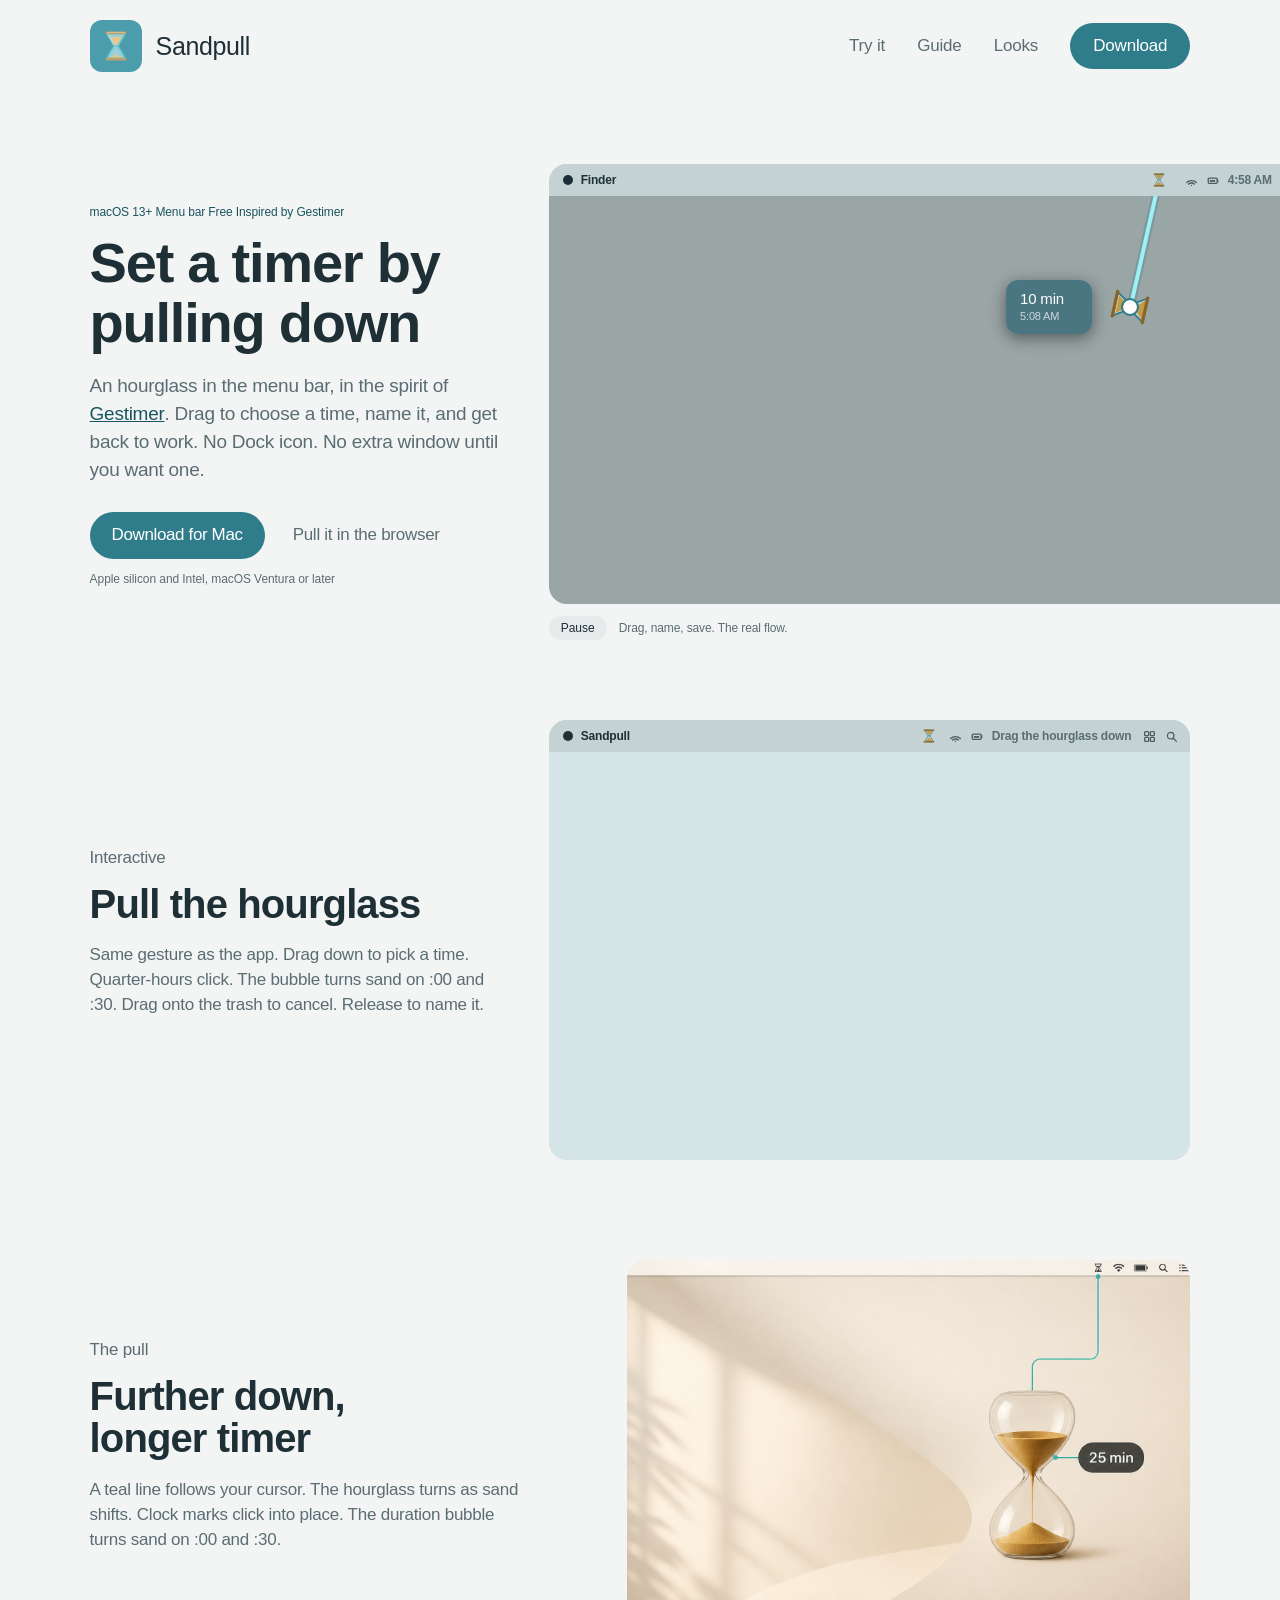
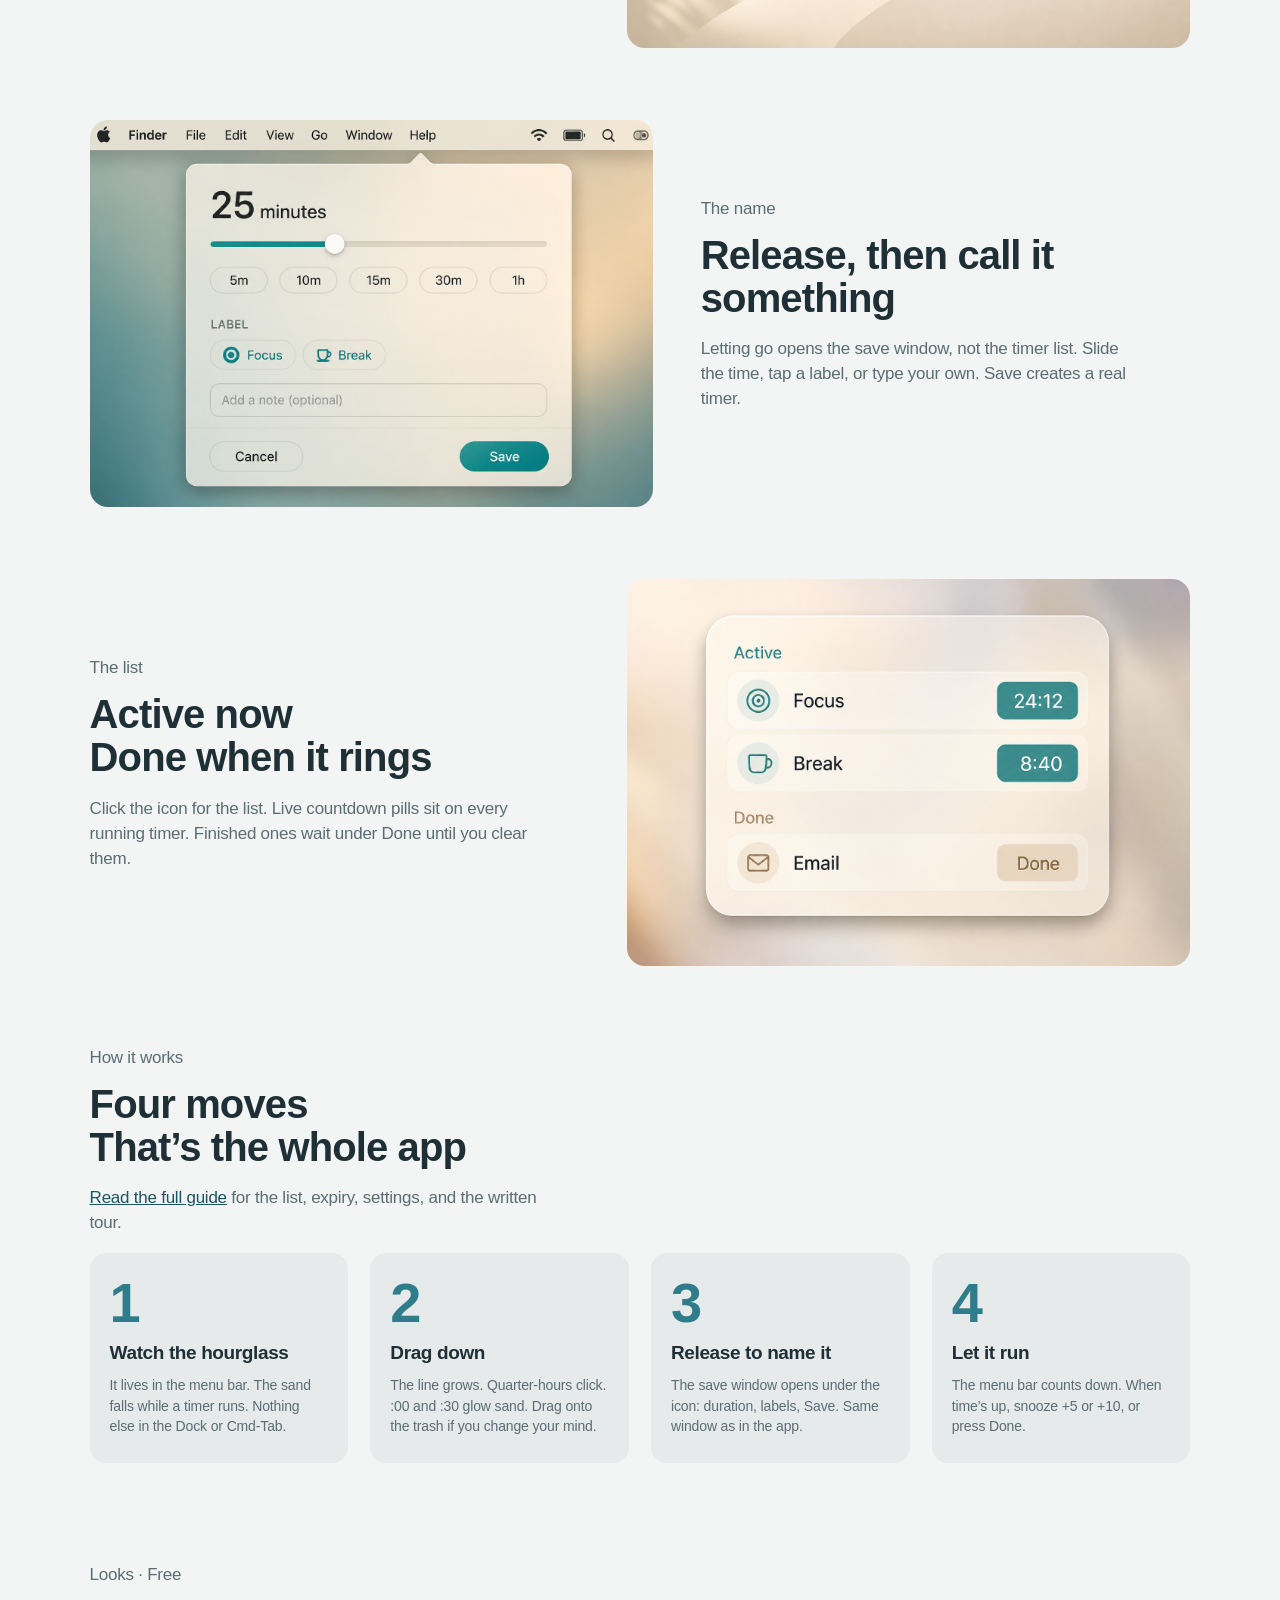
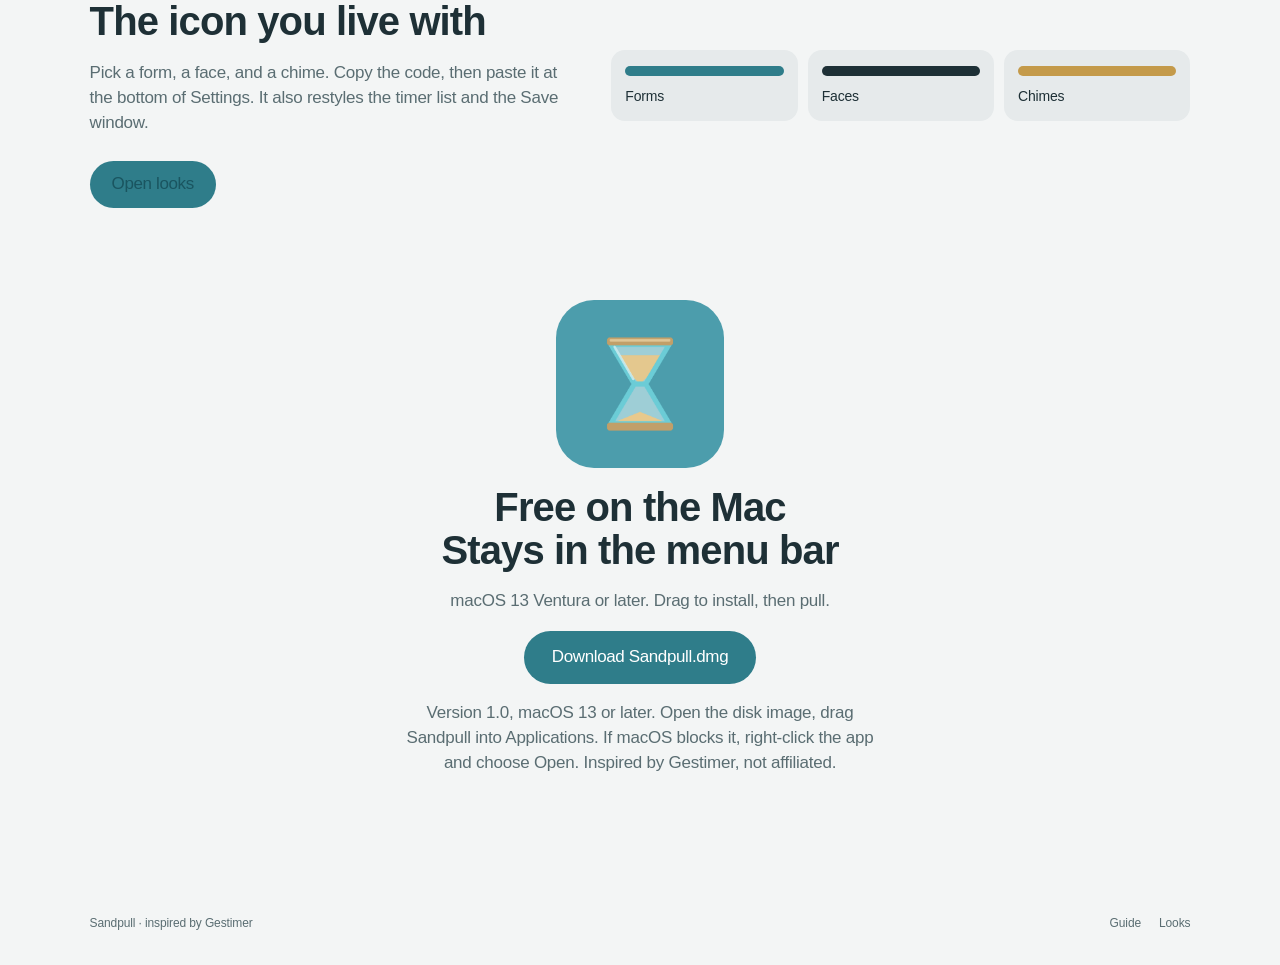
<file: index.html>
<!DOCTYPE html>
<html lang="en">
<head>
  <meta charset="utf-8">
  <meta name="viewport" content="width=device-width, initial-scale=1">
  <title>Sandpull: set a timer by pulling down</title>
  <meta name="description" content="A free macOS menu bar timer inspired by Gestimer. Drag the hourglass to choose a time, name it, and let the sand run.">
  <meta property="og:title" content="Sandpull">
  <meta property="og:description" content="A Gestimer-inspired menu bar timer. Pull down to set a time.">
  <meta property="og:image" content="assets/app-icon.png">
  <meta property="og:type" content="website">
  <link rel="icon" href="assets/app-icon-256.png" type="image/png" sizes="256x256">
  <link rel="icon" href="assets/favicon.svg" type="image/svg+xml">
  <link rel="apple-touch-icon" href="assets/app-icon-256.png">
  <link rel="stylesheet" href="styles.css">
</head>
<body>
  <header class="nav">
    <a class="brand" href="#top">
      <img src="assets/app-icon-256.png" width="36" height="36" alt="">
      <span>Sandpull</span>
    </a>
    <nav>
      <a href="#try">Try it</a>
      <a class="keep" href="guide.html">Guide</a>
      <a class="keep" href="store.html">Looks</a>
      <a href="downloads/Sandpull.dmg" class="nav-cta" download>Download</a>
    </nav>
  </header>

  <main id="top">
    <section class="hero">
      <div class="hero-copy">
        <p class="eyebrow">macOS 13+  Menu bar  Free  Inspired by Gestimer</p>
        <h1>Set a timer by<br>pulling down</h1>
        <p class="lede">An hourglass in the menu bar, in the spirit of <a href="https://maddin.io/gestimer/" rel="noopener noreferrer">Gestimer</a>. Drag to choose a time, name it, and get back to work. No Dock icon. No extra window until you want one.</p>
        <div class="hero-actions">
          <a class="btn-save" href="downloads/Sandpull.dmg" download>Download for Mac</a>
          <a class="btn-quiet" href="#try">Pull it in the browser</a>
        </div>
        <p class="fine">Apple silicon and Intel, macOS Ventura or later</p>
      </div>

      <figure class="film" aria-label="Product demo">
        <div class="film-stage" id="film">
          <div class="desktop">
            <div class="menubar">
              <span class="apple" aria-hidden="true"></span>
              <span class="mb-app">Finder</span>
              <span class="mb-spacer"></span>
              <span class="status-icon" id="filmIcon">
                <svg class="hg" viewBox="0 0 42 42" aria-hidden="true"><use href="#hourglass"></use></svg>
                <span class="status-time" id="filmStatus"></span>
              </span>
              <span class="mb-extras" aria-hidden="true">
                <svg class="mb-sys" viewBox="0 0 16 16"><path d="M2 10.5c3.2-3.2 8.8-3.2 12 0"/><path d="M4.4 12.4c1.9-1.8 5.3-1.8 7.2 0"/><circle cx="8" cy="14" r="0.8" class="fill"/></svg>
                <svg class="mb-sys" viewBox="0 0 16 16"><rect x="1.5" y="5" width="11" height="6.5" rx="1.2"/><path d="M13.2 7v2.5"/><path d="M3.4 7.4h6.6v2.2H3.4z" class="fill"/></svg>
              </span>
              <span class="mb-clock" id="filmClock">16:39</span>
              <span class="mb-extras" aria-hidden="true">
                <svg class="mb-sys" viewBox="0 0 16 16"><rect x="2" y="2" width="5" height="5" rx="1.1"/><rect x="9" y="2" width="5" height="5" rx="1.1"/><rect x="2" y="9" width="5" height="5" rx="1.1"/><rect x="9" y="9" width="5" height="5" rx="1.1"/></svg>
                <svg class="mb-sys" viewBox="0 0 16 16"><circle cx="7" cy="7" r="4"/><path d="M10.2 10.2 14 14"/></svg>
              </span>
            </div>
            <div class="film-play" id="filmPlay">
              <div class="drag-dim" id="filmDim"></div>
              <div class="line" id="filmLine"></div>
              <div class="glass" id="filmGlass">
                <svg class="hg lg" viewBox="0 0 42 42"><use href="#hourglass"></use></svg>
              </div>
              <div class="bubble" id="filmBubble">
                <strong id="filmMins">25 min</strong>
                <span id="filmEnd">17:04</span>
              </div>
              <div class="cursor" id="filmCursor"></div>
              <div class="trash" id="filmTrash" aria-hidden="true">
                <svg viewBox="0 0 24 24">
                  <path d="M4.5 7h15M9 7V5.2A1.2 1.2 0 0 1 10.2 4h3.6A1.2 1.2 0 0 1 15 5.2V7"/>
                  <path class="can" d="M7 7l.85 13.1A1.4 1.4 0 0 0 9.24 21.4h5.52a1.4 1.4 0 0 0 1.39-1.3L17 7"/>
                  <path d="M10 11v6.2M14 11v6.2"/>
                </svg>
              </div>
              <div class="save-panel" id="filmSave">
                <div class="save-head">
                  <div class="spoken-block">
                    <p><span>in</span> <strong id="filmVerbose">25 min</strong></p>
                    <p><span>at</span> <strong id="filmSaveEnd">5:04 PM</strong></p>
                  </div>
                  <div class="slider"><i style="width:15%"></i></div>
                  <div class="chips">
                    <span>5m</span><span>10m</span><span>15m</span><span>30m</span><span>1h</span>
                  </div>
                </div>
                <div class="save-label">
                  <p>Label</p>
                  <div class="chips"><span>Focus</span><span>Break</span></div>
                  <div class="field" id="filmField"><span id="filmTyped"></span><i class="caret"></i></div>
                </div>
                <div class="save-foot">
                  <span class="cancel">Cancel</span>
                  <span class="save" id="filmSaveBtn">Save</span>
                </div>
              </div>
            </div>
          </div>
        </div>
        <figcaption>
          <button type="button" class="film-toggle" id="filmToggle" aria-pressed="true">Pause</button>
          <span>Drag, name, save. The real flow.</span>
        </figcaption>
      </figure>
    </section>

    <section class="try" id="try">
      <div class="section-copy">
        <p class="eyebrow">Interactive</p>
        <h2>Pull the hourglass</h2>
        <p>Same gesture as the app. Drag down to pick a time. Quarter-hours click. The bubble turns sand on :00 and :30. Drag onto the trash to cancel. Release to name it.</p>
      </div>
      <div class="try-stage" id="tryStage">
        <div class="desktop">
          <div class="menubar">
            <span class="apple" aria-hidden="true"></span>
            <span class="mb-app">Sandpull</span>
            <span class="mb-spacer"></span>
            <button type="button" class="status-icon live" id="tryIcon" aria-label="Drag to set a timer">
              <svg class="hg" viewBox="0 0 42 42"><use href="#hourglass"></use></svg>
            </button>
            <span class="mb-extras" aria-hidden="true">
              <svg class="mb-sys" viewBox="0 0 16 16"><path d="M2 10.5c3.2-3.2 8.8-3.2 12 0"/><path d="M4.4 12.4c1.9-1.8 5.3-1.8 7.2 0"/><circle cx="8" cy="14" r="0.8" class="fill"/></svg>
              <svg class="mb-sys" viewBox="0 0 16 16"><rect x="1.5" y="5" width="11" height="6.5" rx="1.2"/><path d="M13.2 7v2.5"/><path d="M3.4 7.4h6.6v2.2H3.4z" class="fill"/></svg>
            </span>
            <span class="hint" id="tryHint">Drag the hourglass down</span>
            <span class="mb-extras" aria-hidden="true">
              <svg class="mb-sys" viewBox="0 0 16 16"><rect x="2" y="2" width="5" height="5" rx="1.1"/><rect x="9" y="2" width="5" height="5" rx="1.1"/><rect x="2" y="9" width="5" height="5" rx="1.1"/><rect x="9" y="9" width="5" height="5" rx="1.1"/></svg>
              <svg class="mb-sys" viewBox="0 0 16 16"><circle cx="7" cy="7" r="4"/><path d="M10.2 10.2 14 14"/></svg>
            </span>
          </div>
          <div class="try-canvas" id="tryCanvas">
            <div class="drag-dim" id="tryDim"></div>
            <div class="line" id="tryLine"></div>
            <div class="glass" id="tryGlass">
              <svg class="hg lg" viewBox="0 0 42 42"><use href="#hourglass"></use></svg>
            </div>
            <div class="bubble" id="tryBubble">
              <strong id="tryMins">15 min</strong>
              <span id="tryEnd"></span>
            </div>
            <div class="trash" id="tryTrash" aria-hidden="true">
              <svg viewBox="0 0 24 24">
                <path d="M4.5 7h15M9 7V5.2A1.2 1.2 0 0 1 10.2 4h3.6A1.2 1.2 0 0 1 15 5.2V7"/>
                <path class="can" d="M7 7l.85 13.1A1.4 1.4 0 0 0 9.24 21.4h5.52a1.4 1.4 0 0 0 1.39-1.3L17 7"/>
                <path d="M10 11v6.2M14 11v6.2"/>
              </svg>
            </div>
            <div class="save-panel" id="trySave">
              <div class="save-head">
                <div class="spoken-block">
                  <p><span>in</span> <strong id="tryVerbose">15 min</strong></p>
                  <p><span>at</span> <strong id="trySaveEnd"></strong></p>
                </div>
                <div class="slider"><i id="trySlider"></i></div>
                <div class="chips">
                  <button type="button" data-mins="5">5m</button>
                  <button type="button" data-mins="10">10m</button>
                  <button type="button" data-mins="15">15m</button>
                  <button type="button" data-mins="30">30m</button>
                  <button type="button" data-mins="60">1h</button>
                </div>
              </div>
              <div class="save-label">
                <p>Label</p>
                <div class="chips">
                  <button type="button" data-label="Focus">Focus</button>
                  <button type="button" data-label="Break">Break</button>
                </div>
                <input id="tryField" class="field-input" type="text" placeholder="or type your own…" maxlength="40" autocomplete="off">
              </div>
              <div class="save-foot">
                <button type="button" class="cancel" id="tryCancel">Cancel</button>
                <button type="button" class="save" id="tryAdd">Save</button>
              </div>
            </div>
            <div class="list-panel" id="tryList" hidden>
              <p class="list-kicker">Active</p>
              <div id="tryRows"></div>
            </div>
          </div>
        </div>
      </div>
    </section>

    <section class="features" id="features">
      <article class="feature">
        <div class="feature-text">
          <p class="eyebrow">The pull</p>
          <h2>Further down,<br>longer timer</h2>
          <p>A teal line follows your cursor. The hourglass turns as sand shifts. Clock marks click into place. The duration bubble turns sand on :00 and :30.</p>
        </div>
        <figure>
          <img src="assets/feature-drag.png" alt="Dragging the hourglass down from the Mac menu bar to set 25 minutes" width="1600" height="900">
        </figure>
      </article>

      <article class="feature flip">
        <div class="feature-text">
          <p class="eyebrow">The name</p>
          <h2>Release, then call it something</h2>
          <p>Letting go opens the save window, not the timer list. Slide the time, tap a label, or type your own. Save creates a real timer.</p>
        </div>
        <figure>
          <img src="assets/feature-save.png" alt="Save window with duration slider, label chips, and a teal Save button" width="1600" height="1200">
        </figure>
      </article>

      <article class="feature">
        <div class="feature-text">
          <p class="eyebrow">The list</p>
          <h2>Active now<br>Done when it rings</h2>
          <p>Click the icon for the list. Live countdown pills sit on every running timer. Finished ones wait under Done until you clear them.</p>
        </div>
        <figure>
          <img src="assets/feature-list.png" alt="Timer list with Active countdowns and a Done section" width="1600" height="1200">
        </figure>
      </article>
    </section>

    <section class="steps" id="how">
      <div class="section-copy">
        <p class="eyebrow">How it works</p>
        <h2>Four moves<br>That’s the whole app</h2>
        <p><a href="guide.html">Read the full guide</a> for the list, expiry, settings, and the written tour.</p>
      </div>
      <ol class="step-grid">
        <li>
          <span class="num">1</span>
          <h3>Watch the hourglass</h3>
          <p>It lives in the menu bar. The sand falls while a timer runs. Nothing else in the Dock or Cmd-Tab.</p>
        </li>
        <li>
          <span class="num">2</span>
          <h3>Drag down</h3>
          <p>The line grows. Quarter-hours click. :00 and :30 glow sand. Drag onto the trash if you change your mind.</p>
        </li>
        <li>
          <span class="num">3</span>
          <h3>Release to name it</h3>
          <p>The save window opens under the icon: duration, labels, Save. Same window as in the app.</p>
        </li>
        <li>
          <span class="num">4</span>
          <h3>Let it run</h3>
          <p>The menu bar counts down. When time’s up, snooze +5 or +10, or press Done.</p>
        </li>
      </ol>
    </section>

    <section class="store-tease" id="looks">
      <div class="section-copy">
        <p class="eyebrow">Looks · Free</p>
        <h2>The icon you live with</h2>
        <p>Pick a form, a face, and a chime. Copy the code, then paste it at the bottom of Settings. It also restyles the timer list and the Save window.</p>
        <a class="btn-save" href="store.html">Open looks</a>
      </div>
      <div class="tease-looks">
        <a href="store.html"><i style="--chip:#2f7d8a"></i><span>Forms</span></a>
        <a href="store.html"><i style="--chip:#1e3036"></i><span>Faces</span></a>
        <a href="store.html"><i style="--chip:#c49a4a"></i><span>Chimes</span></a>
      </div>
    </section>

    <section class="download" id="download">
      <img class="dl-icon" src="assets/app-icon.png" width="1024" height="1024" alt="Sandpull">
      <h2>Free on the Mac<br>Stays in the menu bar</h2>
      <p>macOS 13 Ventura or later. Drag to install, then pull.</p>
      <a class="btn-save lg" href="downloads/Sandpull.dmg" download>Download Sandpull.dmg</a>
      <p class="fine">Version 1.0, macOS 13 or later. Open the disk image, drag Sandpull into Applications. If macOS blocks it, right-click the app and choose Open. Inspired by Gestimer, not affiliated.</p>
    </section>
  </main>

  <footer>
    <span>Sandpull · inspired by <a href="https://maddin.io/gestimer/" rel="noopener noreferrer">Gestimer</a></span>
    <span class="foot-links">
      <a href="guide.html">Guide</a>
      <a href="store.html">Looks</a>
    </span>
  </footer>

  <svg xmlns="http://www.w3.org/2000/svg" class="sprite" aria-hidden="true">
    <symbol id="hourglass" viewBox="0 0 42 42">
      <path d="M9 6h24L23.3 21H18.7L9 6Z" fill="#c5d8db" stroke="#2f7d8a" stroke-width="1.8" stroke-linejoin="round"/>
      <path d="M9 36h24L23.3 21H18.7L9 36Z" fill="#c5d8db" stroke="#2f7d8a" stroke-width="1.8" stroke-linejoin="round"/>
      <path d="M12 8h18L21 20Z" fill="#c49a4a"/>
      <path d="M11 35h20L21 25Z" fill="#c49a4a"/>
      <rect x="7" y="4" width="28" height="3.2" rx="1" fill="#8a6420"/>
      <rect x="7" y="34.8" width="28" height="3.2" rx="1" fill="#8a6420"/>
    </symbol>
  </svg>

  <script src="app.js"></script>
</body>
</html>
</file>
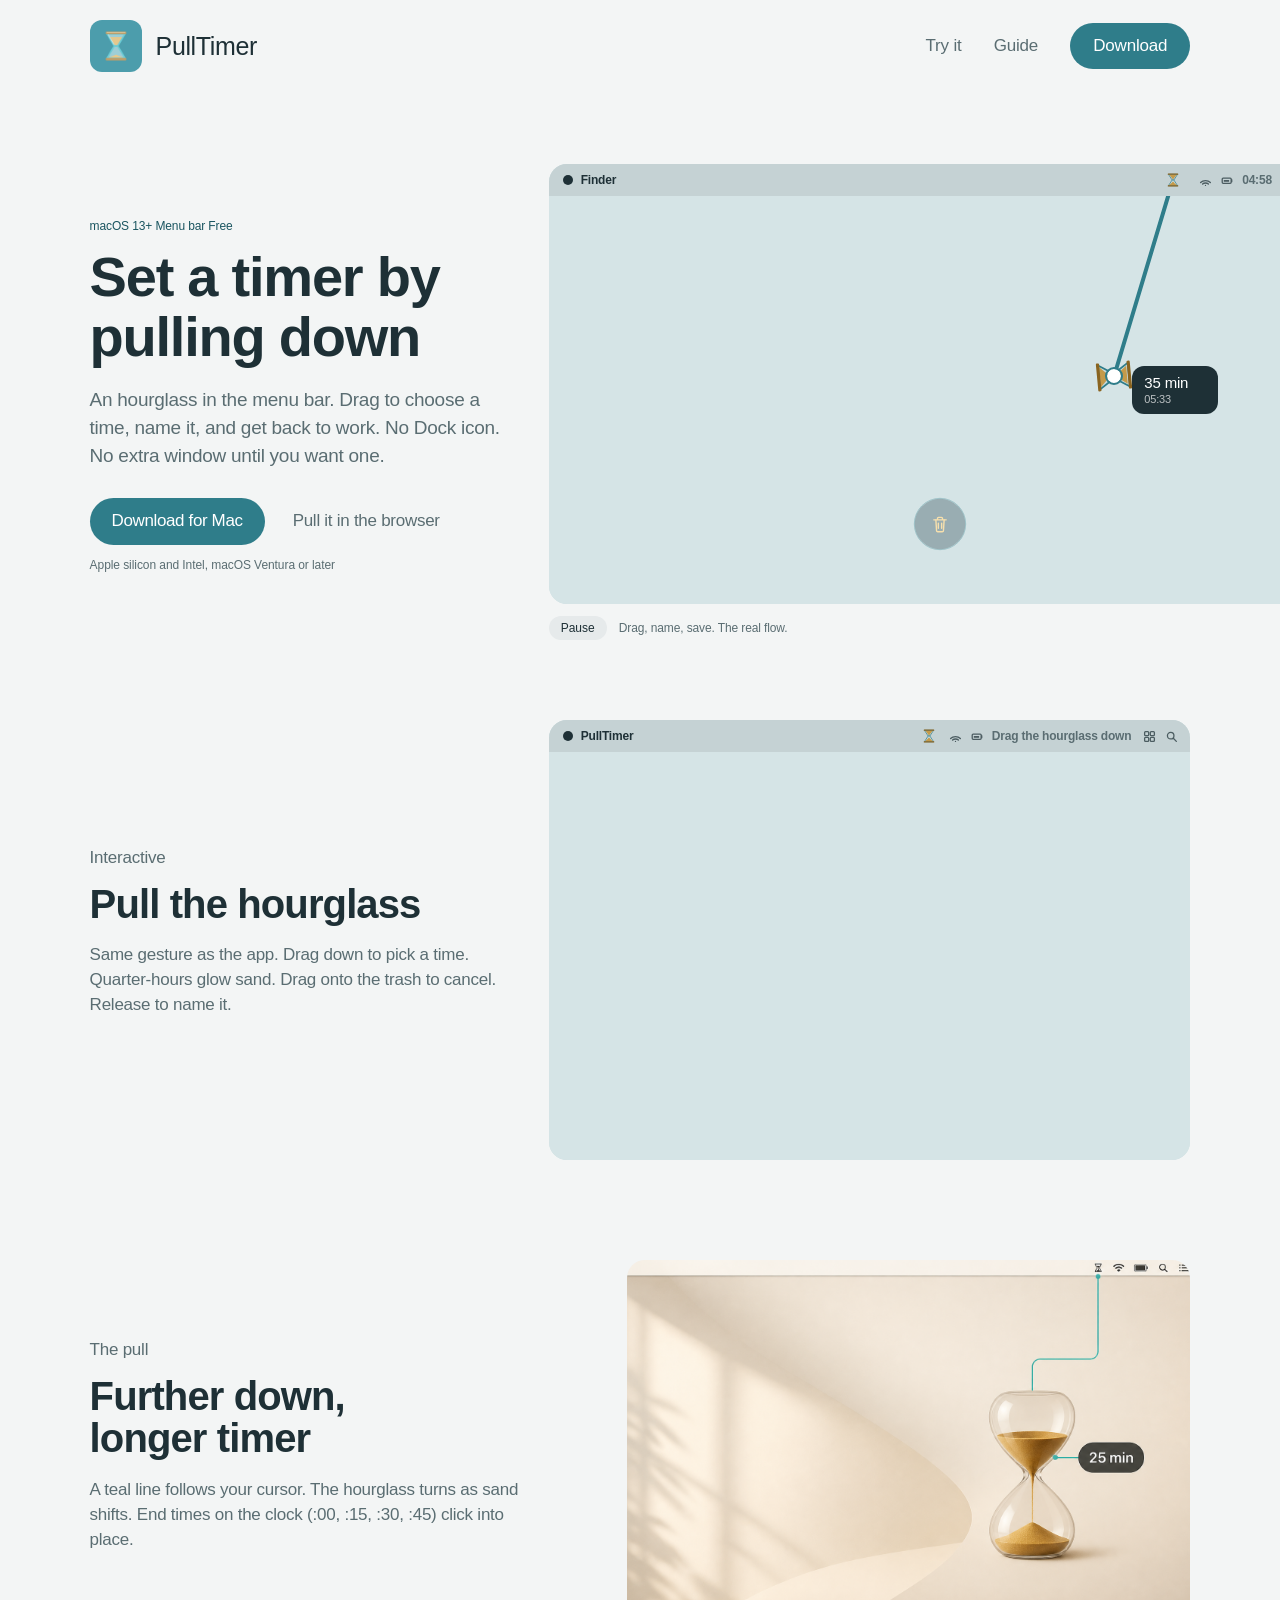
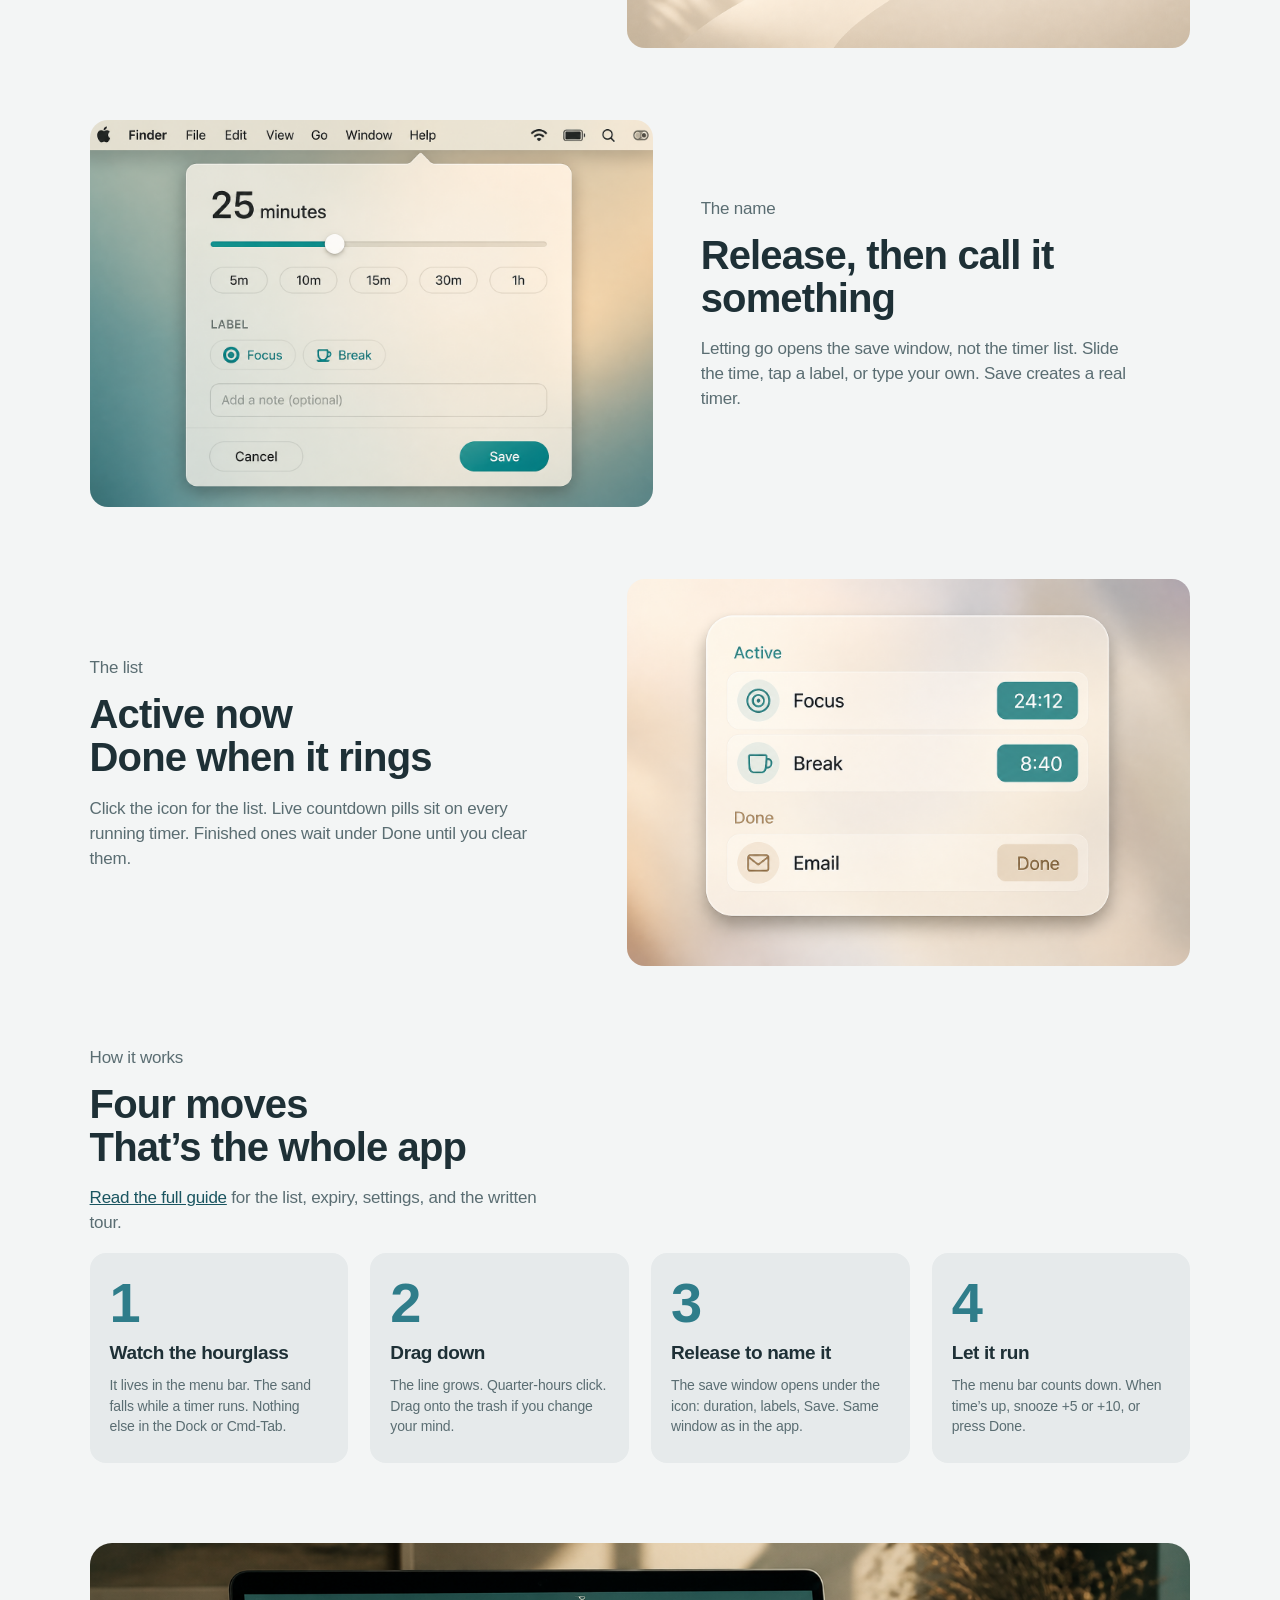
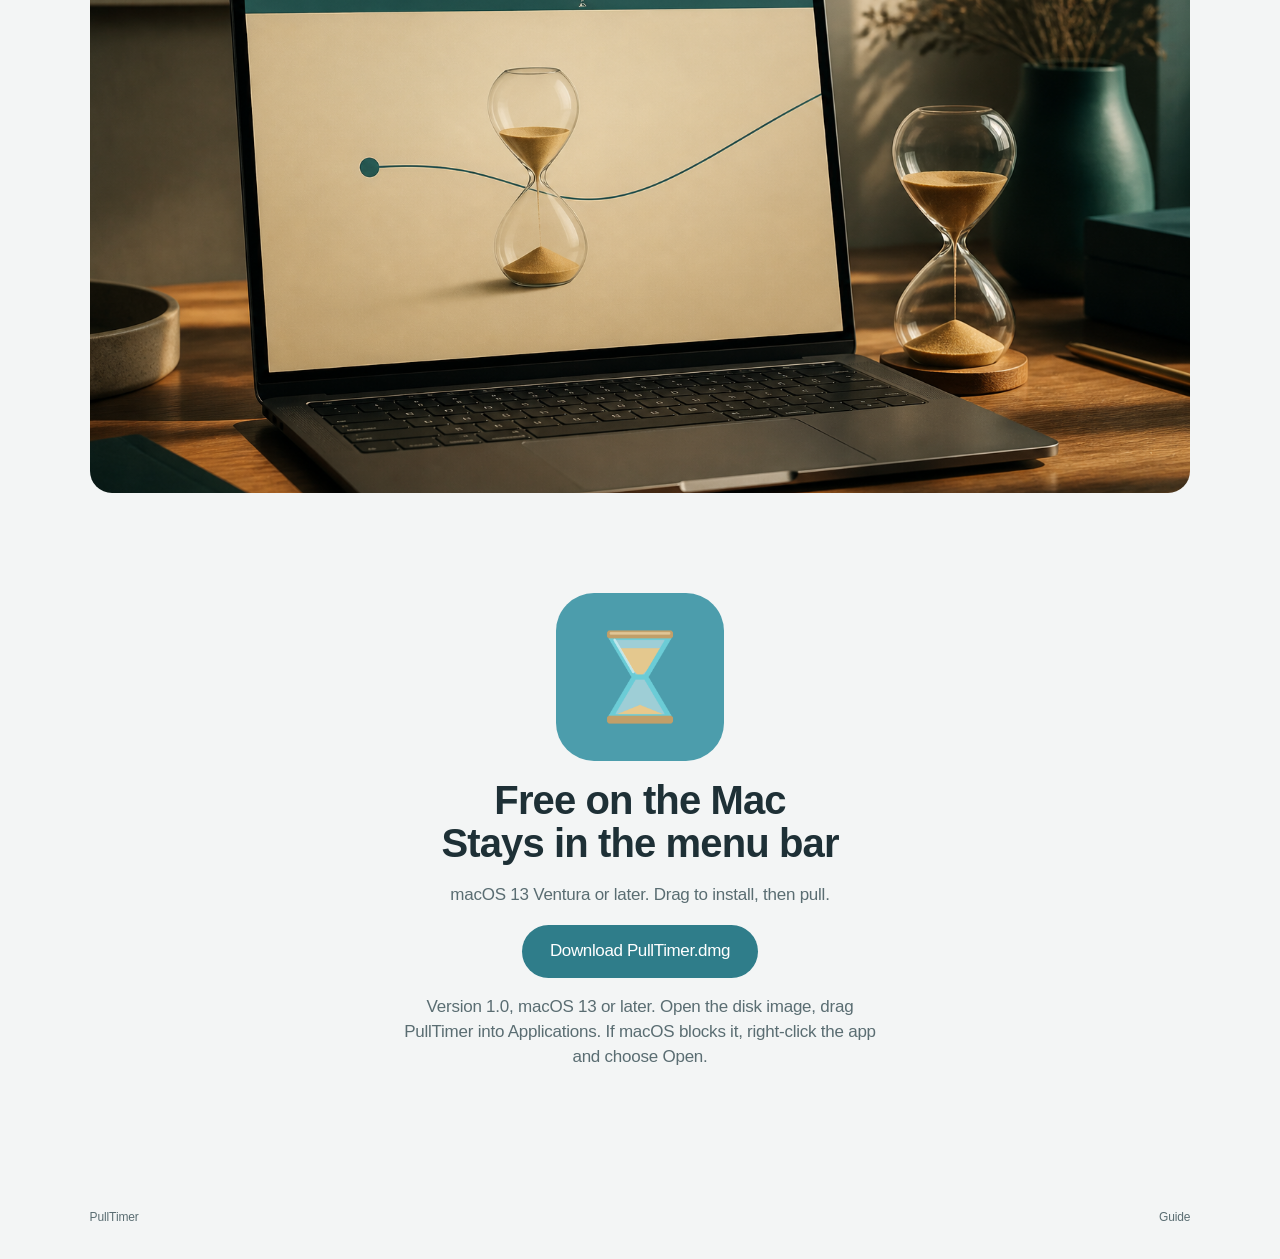
<file: website/index.html>
<!DOCTYPE html>
<html lang="en">
<head>
  <meta charset="utf-8">
  <meta name="viewport" content="width=device-width, initial-scale=1">
  <title>PullTimer: set a timer by pulling down</title>
  <meta name="description" content="A macOS menu bar timer. Drag the hourglass to choose a time, name it, and let the sand run. No Dock. No clutter.">
  <meta property="og:title" content="PullTimer">
  <meta property="og:description" content="Set a timer by pulling down from the Mac menu bar.">
  <meta property="og:image" content="assets/hero-desk.png">
  <meta property="og:type" content="website">
  <link rel="icon" href="assets/favicon.svg" type="image/svg+xml">
  <link rel="apple-touch-icon" href="assets/app-icon-256.png">
  <link rel="stylesheet" href="styles.css">
</head>
<body>
  <header class="nav">
    <a class="brand" href="#top">
      <img src="assets/app-icon-256.png" width="36" height="36" alt="">
      <span>PullTimer</span>
    </a>
    <nav>
      <a href="#try">Try it</a>
      <a class="keep" href="guide.html">Guide</a>
      <a href="downloads/PullTimer.dmg" class="nav-cta" download>Download</a>
    </nav>
  </header>

  <main id="top">
    <section class="hero">
      <div class="hero-copy">
        <p class="eyebrow">macOS 13+  Menu bar  Free</p>
        <h1>Set a timer by<br>pulling down</h1>
        <p class="lede">An hourglass in the menu bar. Drag to choose a time, name it, and get back to work. No Dock icon. No extra window until you want one.</p>
        <div class="hero-actions">
          <a class="btn-save" href="downloads/PullTimer.dmg" download>Download for Mac</a>
          <a class="btn-quiet" href="#try">Pull it in the browser</a>
        </div>
        <p class="fine">Apple silicon and Intel, macOS Ventura or later</p>
      </div>

      <figure class="film" aria-label="Product demo">
        <div class="film-stage" id="film">
          <div class="desktop">
            <div class="menubar">
              <span class="apple" aria-hidden="true"></span>
              <span class="mb-app">Finder</span>
              <span class="mb-spacer"></span>
              <span class="status-icon" id="filmIcon">
                <svg class="hg" viewBox="0 0 42 42" aria-hidden="true"><use href="#hourglass"></use></svg>
                <span class="status-time" id="filmStatus"></span>
              </span>
              <span class="mb-extras" aria-hidden="true">
                <svg class="mb-sys" viewBox="0 0 16 16"><path d="M2 10.5c3.2-3.2 8.8-3.2 12 0"/><path d="M4.4 12.4c1.9-1.8 5.3-1.8 7.2 0"/><circle cx="8" cy="14" r="0.8" class="fill"/></svg>
                <svg class="mb-sys" viewBox="0 0 16 16"><rect x="1.5" y="5" width="11" height="6.5" rx="1.2"/><path d="M13.2 7v2.5"/><path d="M3.4 7.4h6.6v2.2H3.4z" class="fill"/></svg>
              </span>
              <span class="mb-clock" id="filmClock">16:39</span>
              <span class="mb-extras" aria-hidden="true">
                <svg class="mb-sys" viewBox="0 0 16 16"><rect x="2" y="2" width="5" height="5" rx="1.1"/><rect x="9" y="2" width="5" height="5" rx="1.1"/><rect x="2" y="9" width="5" height="5" rx="1.1"/><rect x="9" y="9" width="5" height="5" rx="1.1"/></svg>
                <svg class="mb-sys" viewBox="0 0 16 16"><circle cx="7" cy="7" r="4"/><path d="M10.2 10.2 14 14"/></svg>
              </span>
            </div>
            <div class="film-play" id="filmPlay">
              <div class="line" id="filmLine"></div>
              <div class="glass" id="filmGlass">
                <svg class="hg lg" viewBox="0 0 42 42"><use href="#hourglass"></use></svg>
              </div>
              <div class="bubble" id="filmBubble">
                <strong id="filmMins">25 min</strong>
                <span id="filmEnd">17:04</span>
              </div>
              <div class="cursor" id="filmCursor"></div>
              <div class="trash" id="filmTrash" aria-hidden="true">
                <svg viewBox="0 0 24 24">
                  <path d="M4.5 7h15M9 7V5.2A1.2 1.2 0 0 1 10.2 4h3.6A1.2 1.2 0 0 1 15 5.2V7"/>
                  <path class="can" d="M7 7l.85 13.1A1.4 1.4 0 0 0 9.24 21.4h5.52a1.4 1.4 0 0 0 1.39-1.3L17 7"/>
                  <path d="M10 11v6.2M14 11v6.2"/>
                </svg>
              </div>
              <div class="save-panel" id="filmSave">
                <div class="save-head">
                  <h3 id="filmVerbose">25 minutes</h3>
                  <div class="save-meta"><span>25m</span><span id="filmSaveEnd">17:04</span></div>
                  <div class="slider"><i style="width:42%"></i></div>
                  <div class="chips">
                    <span>5m</span><span>10m</span><span class="on">15m</span><span>30m</span><span>1h</span>
                  </div>
                </div>
                <div class="save-label">
                  <p>Label</p>
                  <div class="chips"><span>Focus</span><span>Break</span></div>
                  <div class="field" id="filmField"><span id="filmTyped"></span><i class="caret"></i></div>
                </div>
                <div class="save-foot">
                  <span class="cancel">Cancel</span>
                  <span class="save" id="filmSaveBtn">Save</span>
                </div>
              </div>
            </div>
          </div>
        </div>
        <figcaption>
          <button type="button" class="film-toggle" id="filmToggle" aria-pressed="true">Pause</button>
          <span>Drag, name, save. The real flow.</span>
        </figcaption>
      </figure>
    </section>

    <section class="try" id="try">
      <div class="section-copy">
        <p class="eyebrow">Interactive</p>
        <h2>Pull the hourglass</h2>
        <p>Same gesture as the app. Drag down to pick a time. Quarter-hours glow sand. Drag onto the trash to cancel. Release to name it.</p>
      </div>
      <div class="try-stage" id="tryStage">
        <div class="desktop">
          <div class="menubar">
            <span class="apple" aria-hidden="true"></span>
            <span class="mb-app">PullTimer</span>
            <span class="mb-spacer"></span>
            <button type="button" class="status-icon live" id="tryIcon" aria-label="Drag to set a timer">
              <svg class="hg" viewBox="0 0 42 42"><use href="#hourglass"></use></svg>
            </button>
            <span class="mb-extras" aria-hidden="true">
              <svg class="mb-sys" viewBox="0 0 16 16"><path d="M2 10.5c3.2-3.2 8.8-3.2 12 0"/><path d="M4.4 12.4c1.9-1.8 5.3-1.8 7.2 0"/><circle cx="8" cy="14" r="0.8" class="fill"/></svg>
              <svg class="mb-sys" viewBox="0 0 16 16"><rect x="1.5" y="5" width="11" height="6.5" rx="1.2"/><path d="M13.2 7v2.5"/><path d="M3.4 7.4h6.6v2.2H3.4z" class="fill"/></svg>
            </span>
            <span class="hint" id="tryHint">Drag the hourglass down</span>
            <span class="mb-extras" aria-hidden="true">
              <svg class="mb-sys" viewBox="0 0 16 16"><rect x="2" y="2" width="5" height="5" rx="1.1"/><rect x="9" y="2" width="5" height="5" rx="1.1"/><rect x="2" y="9" width="5" height="5" rx="1.1"/><rect x="9" y="9" width="5" height="5" rx="1.1"/></svg>
              <svg class="mb-sys" viewBox="0 0 16 16"><circle cx="7" cy="7" r="4"/><path d="M10.2 10.2 14 14"/></svg>
            </span>
          </div>
          <div class="try-canvas" id="tryCanvas">
            <div class="line" id="tryLine"></div>
            <div class="glass" id="tryGlass">
              <svg class="hg lg" viewBox="0 0 42 42"><use href="#hourglass"></use></svg>
            </div>
            <div class="bubble" id="tryBubble">
              <strong id="tryMins">15 min</strong>
              <span id="tryEnd"></span>
            </div>
            <div class="trash" id="tryTrash" aria-hidden="true">
              <svg viewBox="0 0 24 24">
                <path d="M4.5 7h15M9 7V5.2A1.2 1.2 0 0 1 10.2 4h3.6A1.2 1.2 0 0 1 15 5.2V7"/>
                <path class="can" d="M7 7l.85 13.1A1.4 1.4 0 0 0 9.24 21.4h5.52a1.4 1.4 0 0 0 1.39-1.3L17 7"/>
                <path d="M10 11v6.2M14 11v6.2"/>
              </svg>
            </div>
            <div class="save-panel" id="trySave">
              <div class="save-head">
                <h3 id="tryVerbose">15 minutes</h3>
                <div class="save-meta"><span id="tryShort">15m</span><span id="trySaveEnd"></span></div>
                <div class="slider"><i id="trySlider"></i></div>
                <div class="chips">
                  <button type="button" data-mins="5">5m</button>
                  <button type="button" data-mins="10">10m</button>
                  <button type="button" data-mins="15">15m</button>
                  <button type="button" data-mins="30">30m</button>
                  <button type="button" data-mins="60">1h</button>
                </div>
              </div>
              <div class="save-label">
                <p>Label</p>
                <div class="chips">
                  <button type="button" data-label="Focus">Focus</button>
                  <button type="button" data-label="Break">Break</button>
                </div>
                <input id="tryField" class="field-input" type="text" placeholder="or type your own…" maxlength="40" autocomplete="off">
              </div>
              <div class="save-foot">
                <button type="button" class="cancel" id="tryCancel">Cancel</button>
                <button type="button" class="save" id="tryAdd">Save</button>
              </div>
            </div>
            <div class="list-panel" id="tryList" hidden>
              <p class="list-kicker">Active</p>
              <div id="tryRows"></div>
            </div>
          </div>
        </div>
      </div>
    </section>

    <section class="features" id="features">
      <article class="feature">
        <div class="feature-text">
          <p class="eyebrow">The pull</p>
          <h2>Further down,<br>longer timer</h2>
          <p>A teal line follows your cursor. The hourglass turns as sand shifts. End times on the clock (:00, :15, :30, :45) click into place.</p>
        </div>
        <figure>
          <img src="assets/feature-drag.png" alt="Dragging the hourglass down from the Mac menu bar to set 25 minutes" width="1600" height="900">
        </figure>
      </article>

      <article class="feature flip">
        <div class="feature-text">
          <p class="eyebrow">The name</p>
          <h2>Release, then call it something</h2>
          <p>Letting go opens the save window, not the timer list. Slide the time, tap a label, or type your own. Save creates a real timer.</p>
        </div>
        <figure>
          <img src="assets/feature-save.png" alt="Save window with duration slider, label chips, and a teal Save button" width="1600" height="1200">
        </figure>
      </article>

      <article class="feature">
        <div class="feature-text">
          <p class="eyebrow">The list</p>
          <h2>Active now<br>Done when it rings</h2>
          <p>Click the icon for the list. Live countdown pills sit on every running timer. Finished ones wait under Done until you clear them.</p>
        </div>
        <figure>
          <img src="assets/feature-list.png" alt="Timer list with Active countdowns and a Done section" width="1600" height="1200">
        </figure>
      </article>
    </section>

    <section class="steps" id="how">
      <div class="section-copy">
        <p class="eyebrow">How it works</p>
        <h2>Four moves<br>That’s the whole app</h2>
        <p><a href="guide.html">Read the full guide</a> for the list, expiry, settings, and the written tour.</p>
      </div>
      <ol class="step-grid">
        <li>
          <span class="num">1</span>
          <h3>Watch the hourglass</h3>
          <p>It lives in the menu bar. The sand falls while a timer runs. Nothing else in the Dock or Cmd-Tab.</p>
        </li>
        <li>
          <span class="num">2</span>
          <h3>Drag down</h3>
          <p>The line grows. Quarter-hours click. Drag onto the trash if you change your mind.</p>
        </li>
        <li>
          <span class="num">3</span>
          <h3>Release to name it</h3>
          <p>The save window opens under the icon: duration, labels, Save. Same window as in the app.</p>
        </li>
        <li>
          <span class="num">4</span>
          <h3>Let it run</h3>
          <p>The menu bar counts down. When time’s up, snooze +5 or +10, or press Done.</p>
        </li>
      </ol>
    </section>

    <section class="still">
      <img src="assets/hero-desk.png" alt="A MacBook on a wooden desk with PullTimer’s hourglass on screen" width="1600" height="900">
    </section>

    <section class="download" id="download">
      <img class="dl-icon" src="assets/app-icon.png" width="1024" height="1024" alt="PullTimer">
      <h2>Free on the Mac<br>Stays in the menu bar</h2>
      <p>macOS 13 Ventura or later. Drag to install, then pull.</p>
      <a class="btn-save lg" href="downloads/PullTimer.dmg" download>Download PullTimer.dmg</a>
      <p class="fine">Version 1.0, macOS 13 or later. Open the disk image, drag PullTimer into Applications. If macOS blocks it, right-click the app and choose Open.</p>
    </section>
  </main>

  <footer>
    <span>PullTimer</span>
    <a href="guide.html">Guide</a>
  </footer>

  <svg xmlns="http://www.w3.org/2000/svg" class="sprite" aria-hidden="true">
    <symbol id="hourglass" viewBox="0 0 42 42">
      <path d="M9 6h24L23.3 21H18.7L9 6Z" fill="#c5d8db" stroke="#2f7d8a" stroke-width="1.8" stroke-linejoin="round"/>
      <path d="M9 36h24L23.3 21H18.7L9 36Z" fill="#c5d8db" stroke="#2f7d8a" stroke-width="1.8" stroke-linejoin="round"/>
      <path d="M12 8h18L21 20Z" fill="#c49a4a"/>
      <path d="M11 35h20L21 25Z" fill="#c49a4a"/>
      <rect x="7" y="4" width="28" height="3.2" rx="1" fill="#8a6420"/>
      <rect x="7" y="34.8" width="28" height="3.2" rx="1" fill="#8a6420"/>
    </symbol>
  </svg>

  <script src="app.js"></script>
</body>
</html>
</file>
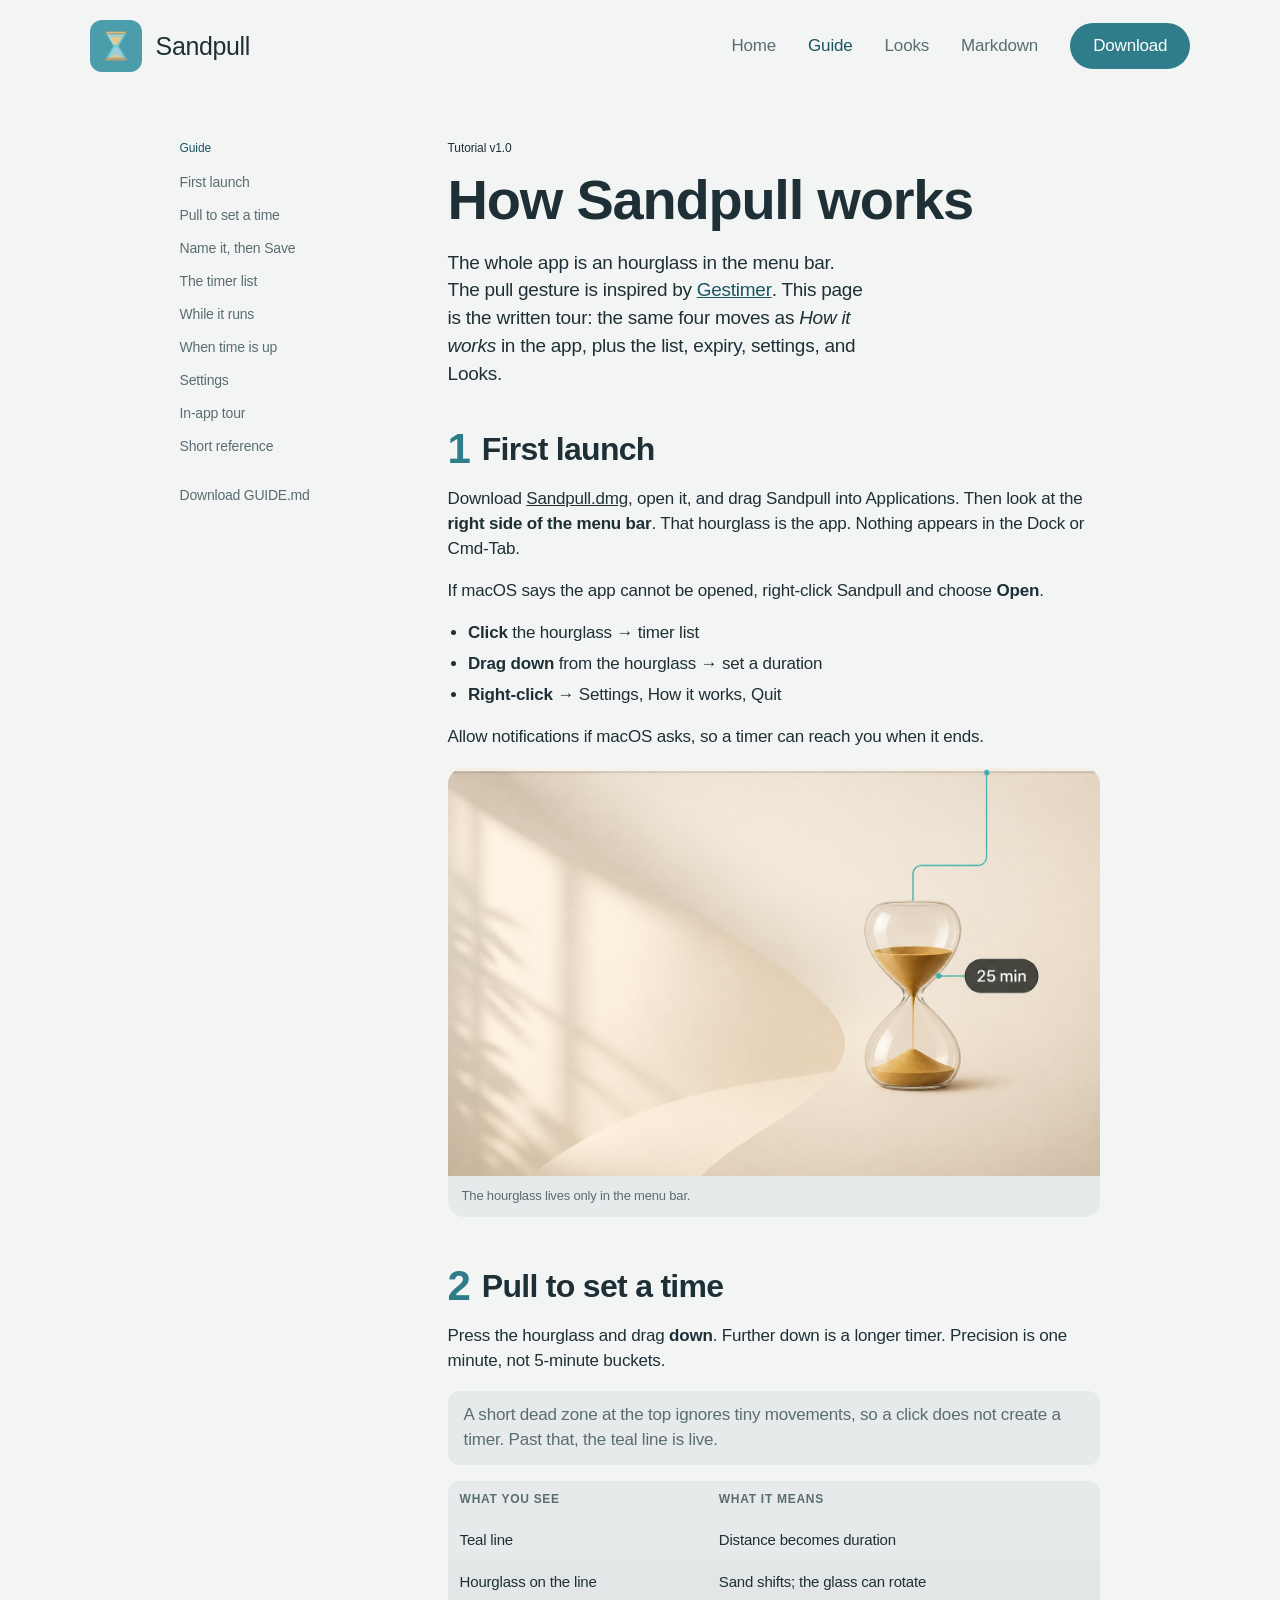
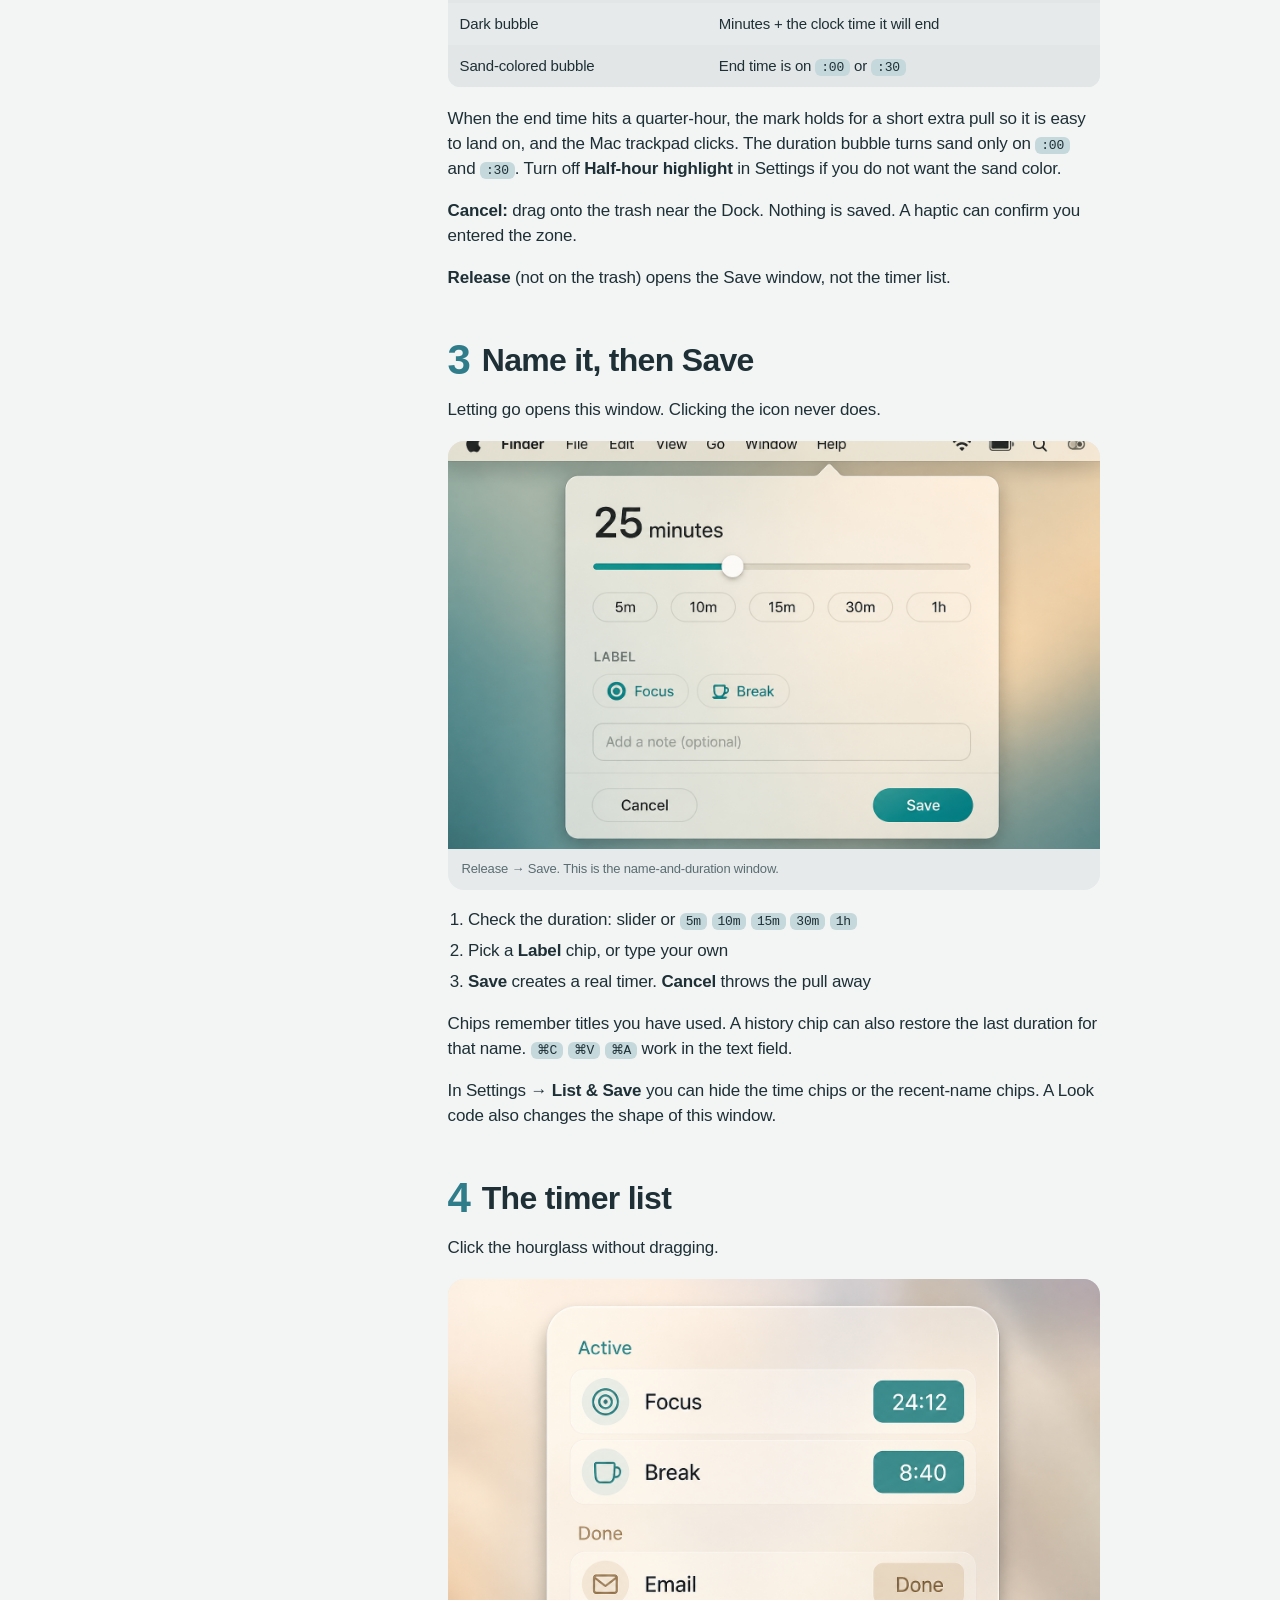
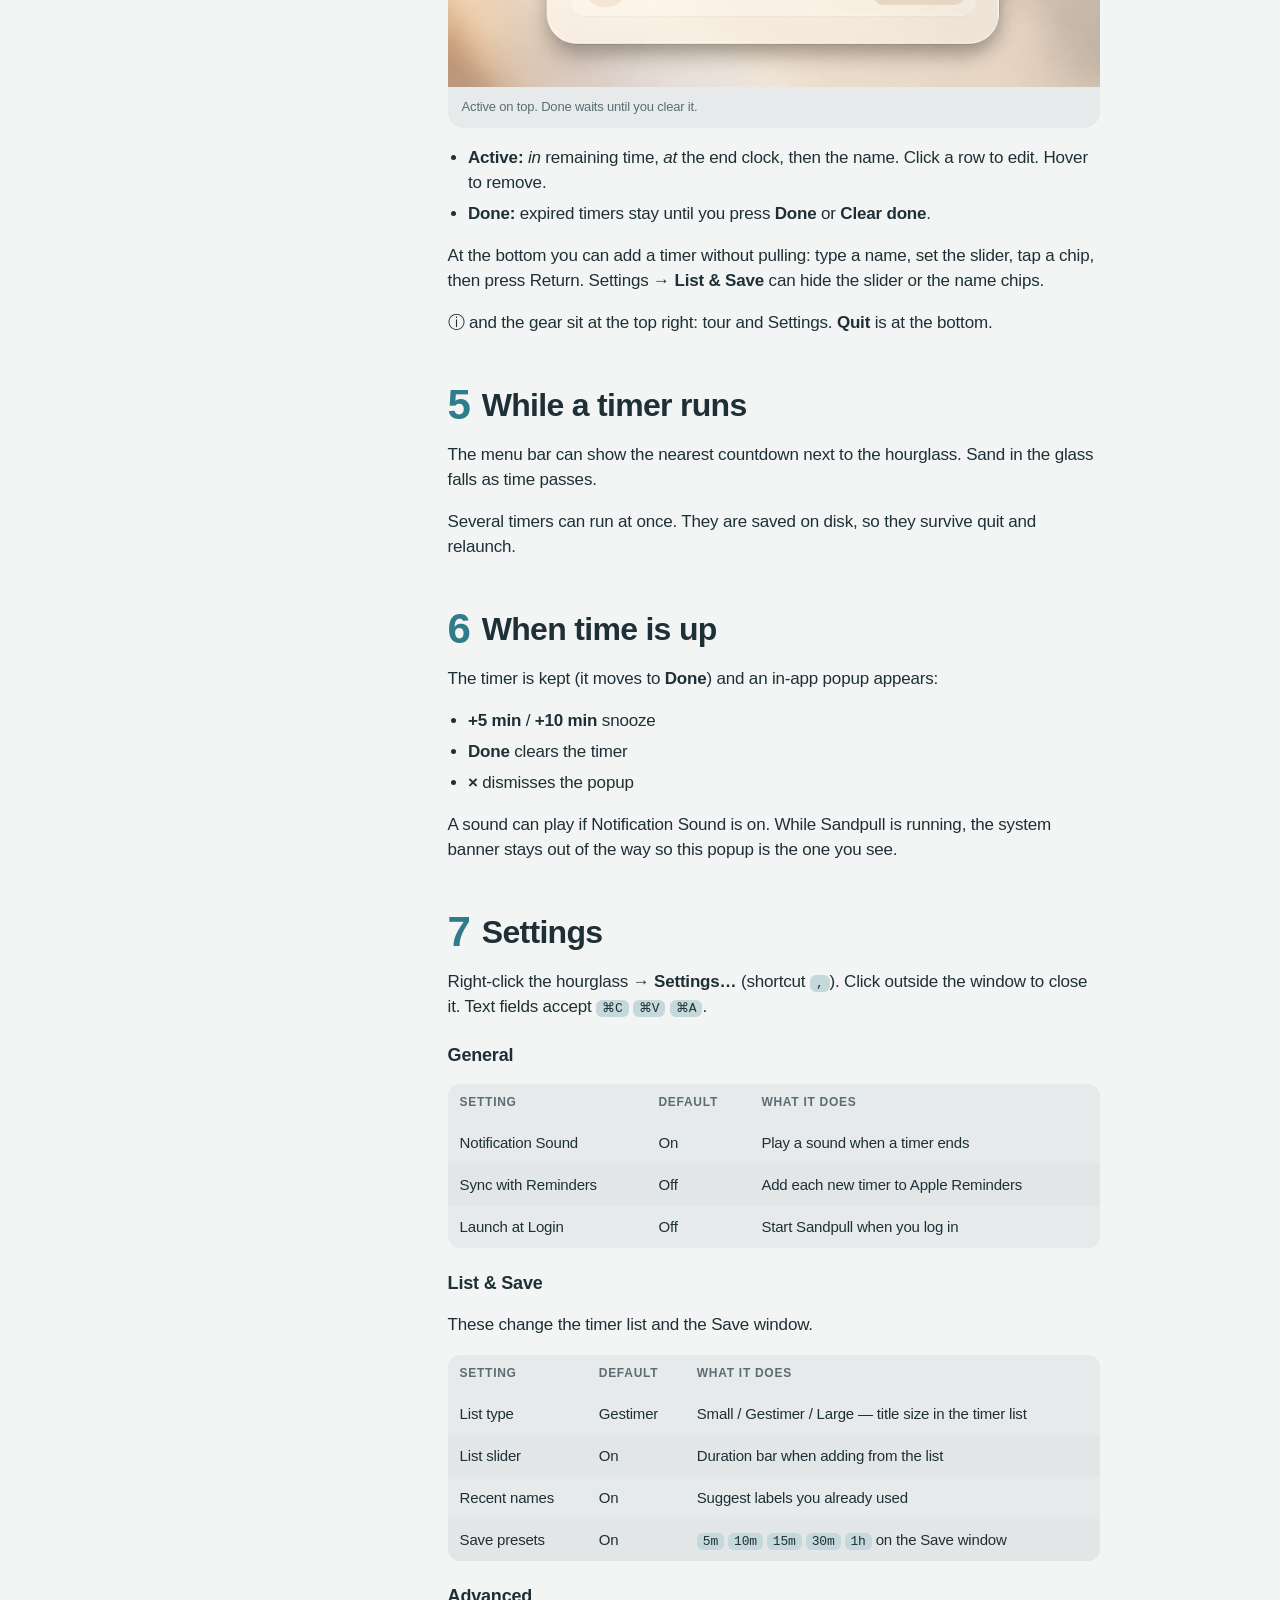
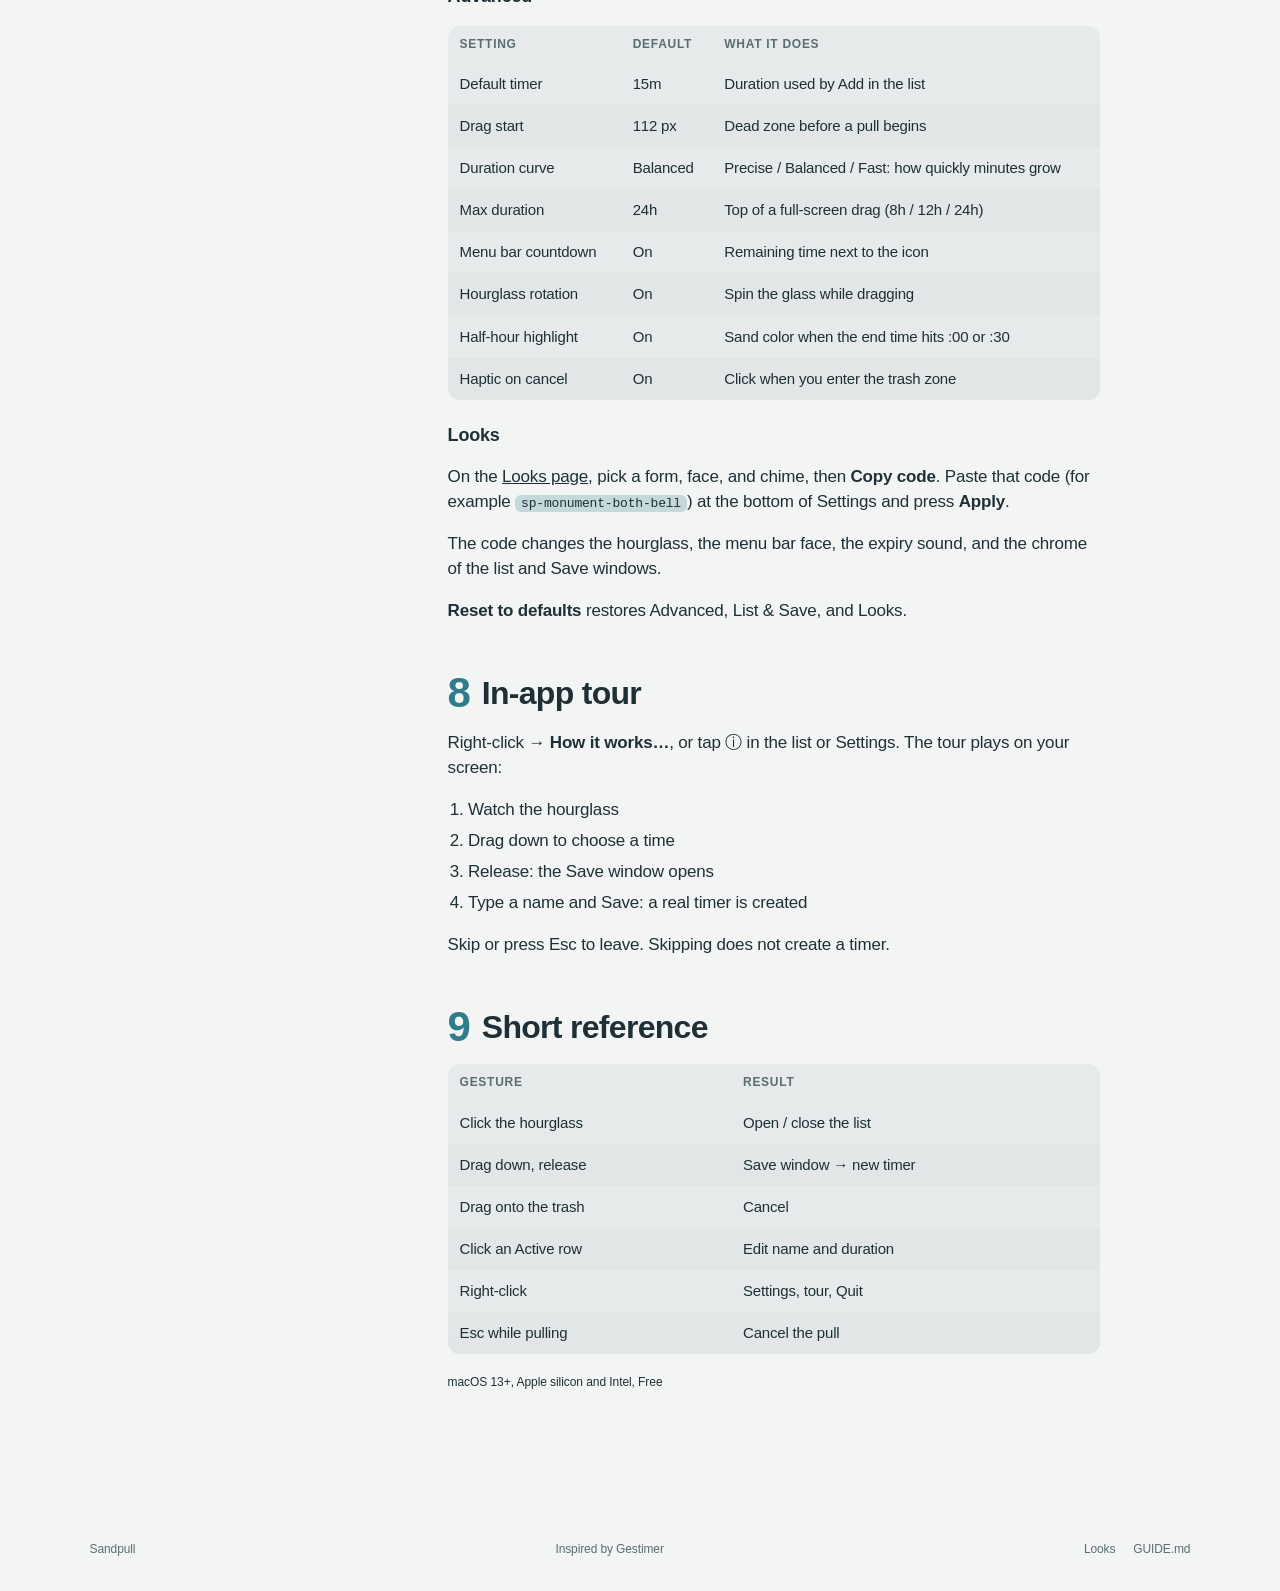
<file: guide.html>
<!DOCTYPE html>
<html lang="en">
<head>
  <meta charset="utf-8">
  <meta name="viewport" content="width=device-width, initial-scale=1">
  <title>Sandpull Guide: how to use the menu bar hourglass</title>
  <meta name="description" content="Tutorial for Sandpull: pull to set a time, name it, run several timers, and snooze when the sand runs out.">
  <link rel="icon" href="assets/app-icon-256.png" type="image/png" sizes="256x256">
  <link rel="icon" href="assets/favicon.svg" type="image/svg+xml">
  <link rel="apple-touch-icon" href="assets/app-icon-256.png">
  <link rel="stylesheet" href="styles.css">
</head>
<body class="is-guide">
  <header class="nav">
    <a class="brand" href="index.html">
      <img src="assets/app-icon-256.png" width="36" height="36" alt="">
      <span>Sandpull</span>
    </a>
    <nav>
      <a href="index.html">Home</a>
      <a class="keep" href="guide.html" aria-current="page">Guide</a>
      <a class="keep" href="store.html">Looks</a>
      <a href="GUIDE.md" class="keep">Markdown</a>
      <a href="downloads/Sandpull.dmg" class="nav-cta" download>Download</a>
    </nav>
  </header>

  <div class="guide-wrap">
    <aside class="toc">
      <p class="eyebrow">Guide</p>
      <ol>
        <li><a href="#first">First launch</a></li>
        <li><a href="#pull">Pull to set a time</a></li>
        <li><a href="#save">Name it, then Save</a></li>
        <li><a href="#list">The timer list</a></li>
        <li><a href="#running">While it runs</a></li>
        <li><a href="#done">When time is up</a></li>
        <li><a href="#settings">Settings</a></li>
        <li><a href="#tour">In-app tour</a></li>
        <li><a href="#ref">Short reference</a></li>
      </ol>
      <a class="btn-quiet toc-md" href="GUIDE.md">Download GUIDE.md</a>
    </aside>

    <article class="guide">
      <header class="guide-hero">
        <p class="eyebrow">Tutorial  v1.0</p>
        <h1>How Sandpull works</h1>
        <p class="lede">The whole app is an hourglass in the menu bar. The pull gesture is inspired by <a href="https://maddin.io/gestimer/" rel="noopener noreferrer">Gestimer</a>. This page is the written tour: the same four moves as <em>How it works</em> in the app, plus the list, expiry, settings, and Looks.</p>
      </header>

      <section id="first">
        <h2><span class="num">1</span> First launch</h2>
        <p>Download <a href="downloads/Sandpull.dmg" download>Sandpull.dmg</a>, open it, and drag Sandpull into Applications. Then look at the <strong>right side of the menu bar</strong>. That hourglass is the app. Nothing appears in the Dock or Cmd-Tab.</p>
        <p>If macOS says the app cannot be opened, right-click Sandpull and choose <strong>Open</strong>.</p>
        <ul>
          <li><strong>Click</strong> the hourglass → timer list</li>
          <li><strong>Drag down</strong> from the hourglass → set a duration</li>
          <li><strong>Right-click</strong> → Settings, How it works, Quit</li>
        </ul>
        <p>Allow notifications if macOS asks, so a timer can reach you when it ends.</p>
        <figure class="guide-fig">
          <img src="assets/feature-drag.png" alt="Hourglass in the Mac menu bar with a teal pull line">
          <figcaption>The hourglass lives only in the menu bar.</figcaption>
        </figure>
      </section>

      <section id="pull">
        <h2><span class="num">2</span> Pull to set a time</h2>
        <p>Press the hourglass and drag <strong>down</strong>. Further down is a longer timer. Precision is one minute, not 5-minute buckets.</p>
        <div class="callout">
          <p>A short dead zone at the top ignores tiny movements, so a click does not create a timer. Past that, the teal line is live.</p>
        </div>
        <table>
          <thead>
            <tr><th>What you see</th><th>What it means</th></tr>
          </thead>
          <tbody>
            <tr><td>Teal line</td><td>Distance becomes duration</td></tr>
            <tr><td>Hourglass on the line</td><td>Sand shifts; the glass can rotate</td></tr>
            <tr><td>Dark bubble</td><td>Minutes + the clock time it will end</td></tr>
            <tr><td>Sand-colored bubble</td><td>End time is on <code>:00</code> or <code>:30</code></td></tr>
          </tbody>
        </table>
        <p>When the end time hits a quarter-hour, the mark holds for a short extra pull so it is easy to land on, and the Mac trackpad clicks. The duration bubble turns sand only on <code>:00</code> and <code>:30</code>. Turn off <strong>Half-hour highlight</strong> in Settings if you do not want the sand color.</p>
        <p><strong>Cancel:</strong> drag onto the trash near the Dock. Nothing is saved. A haptic can confirm you entered the zone.</p>
        <p><strong>Release</strong> (not on the trash) opens the Save window, not the timer list.</p>
      </section>

      <section id="save">
        <h2><span class="num">3</span> Name it, then Save</h2>
        <p>Letting go opens this window. Clicking the icon never does.</p>
        <figure class="guide-fig">
          <img src="assets/feature-save.png" alt="Save window with duration, label chips, Cancel and Save">
          <figcaption>Release → Save. This is the name-and-duration window.</figcaption>
        </figure>
        <ol class="plain">
          <li>Check the duration: slider or <code>5m</code> <code>10m</code> <code>15m</code> <code>30m</code> <code>1h</code></li>
          <li>Pick a <strong>Label</strong> chip, or type your own</li>
          <li><strong>Save</strong> creates a real timer. <strong>Cancel</strong> throws the pull away</li>
        </ol>
        <p>Chips remember titles you have used. A history chip can also restore the last duration for that name. <kbd>⌘C</kbd> <kbd>⌘V</kbd> <kbd>⌘A</kbd> work in the text field.</p>
        <p>In Settings → <strong>List &amp; Save</strong> you can hide the time chips or the recent-name chips. A Look code also changes the shape of this window.</p>
      </section>

      <section id="list">
        <h2><span class="num">4</span> The timer list</h2>
        <p>Click the hourglass without dragging.</p>
        <figure class="guide-fig">
          <img src="assets/feature-list.png" alt="Timer list with Active countdowns and Done">
          <figcaption>Active on top. Done waits until you clear it.</figcaption>
        </figure>
        <ul>
          <li><strong>Active:</strong> <em>in</em> remaining time, <em>at</em> the end clock, then the name. Click a row to edit. Hover to remove.</li>
          <li><strong>Done:</strong> expired timers stay until you press <strong>Done</strong> or <strong>Clear done</strong>.</li>
        </ul>
        <p>At the bottom you can add a timer without pulling: type a name, set the slider, tap a chip, then press Return. Settings → <strong>List &amp; Save</strong> can hide the slider or the name chips.</p>
        <p>ⓘ and the gear sit at the top right: tour and Settings. <strong>Quit</strong> is at the bottom.</p>
      </section>

      <section id="running">
        <h2><span class="num">5</span> While a timer runs</h2>
        <p>The menu bar can show the nearest countdown next to the hourglass. Sand in the glass falls as time passes.</p>
        <p>Several timers can run at once. They are saved on disk, so they survive quit and relaunch.</p>
      </section>

      <section id="done">
        <h2><span class="num">6</span> When time is up</h2>
        <p>The timer is kept (it moves to <strong>Done</strong>) and an in-app popup appears:</p>
        <ul>
          <li><strong>+5 min</strong> / <strong>+10 min</strong> snooze</li>
          <li><strong>Done</strong> clears the timer</li>
          <li><strong>×</strong> dismisses the popup</li>
        </ul>
        <p>A sound can play if Notification Sound is on. While Sandpull is running, the system banner stays out of the way so this popup is the one you see.</p>
      </section>

      <section id="settings">
        <h2><span class="num">7</span> Settings</h2>
        <p>Right-click the hourglass → <strong>Settings…</strong> (shortcut <kbd>,</kbd>). Click outside the window to close it. Text fields accept <kbd>⌘C</kbd> <kbd>⌘V</kbd> <kbd>⌘A</kbd>.</p>
        <h3>General</h3>
        <table>
          <thead><tr><th>Setting</th><th>Default</th><th>What it does</th></tr></thead>
          <tbody>
            <tr><td>Notification Sound</td><td>On</td><td>Play a sound when a timer ends</td></tr>
            <tr><td>Sync with Reminders</td><td>Off</td><td>Add each new timer to Apple Reminders</td></tr>
            <tr><td>Launch at Login</td><td>Off</td><td>Start Sandpull when you log in</td></tr>
          </tbody>
        </table>
        <h3>List &amp; Save</h3>
        <p>These change the timer list and the Save window.</p>
        <table>
          <thead><tr><th>Setting</th><th>Default</th><th>What it does</th></tr></thead>
          <tbody>
            <tr><td>List type</td><td>Gestimer</td><td>Small / Gestimer / Large — title size in the timer list</td></tr>
            <tr><td>List slider</td><td>On</td><td>Duration bar when adding from the list</td></tr>
            <tr><td>Recent names</td><td>On</td><td>Suggest labels you already used</td></tr>
            <tr><td>Save presets</td><td>On</td><td><code>5m</code> <code>10m</code> <code>15m</code> <code>30m</code> <code>1h</code> on the Save window</td></tr>
          </tbody>
        </table>
        <h3>Advanced</h3>
        <table>
          <thead><tr><th>Setting</th><th>Default</th><th>What it does</th></tr></thead>
          <tbody>
            <tr><td>Default timer</td><td>15m</td><td>Duration used by Add in the list</td></tr>
            <tr><td>Drag start</td><td>112 px</td><td>Dead zone before a pull begins</td></tr>
            <tr><td>Duration curve</td><td>Balanced</td><td>Precise / Balanced / Fast: how quickly minutes grow</td></tr>
            <tr><td>Max duration</td><td>24h</td><td>Top of a full-screen drag (8h / 12h / 24h)</td></tr>
            <tr><td>Menu bar countdown</td><td>On</td><td>Remaining time next to the icon</td></tr>
            <tr><td>Hourglass rotation</td><td>On</td><td>Spin the glass while dragging</td></tr>
            <tr><td>Half-hour highlight</td><td>On</td><td>Sand color when the end time hits :00 or :30</td></tr>
            <tr><td>Haptic on cancel</td><td>On</td><td>Click when you enter the trash zone</td></tr>
          </tbody>
        </table>
        <h3>Looks</h3>
        <p>On the <a href="store.html">Looks page</a>, pick a form, face, and chime, then <strong>Copy code</strong>. Paste that code (for example <code>sp-monument-both-bell</code>) at the bottom of Settings and press <strong>Apply</strong>.</p>
        <p>The code changes the hourglass, the menu bar face, the expiry sound, and the chrome of the list and Save windows.</p>
        <p><strong>Reset to defaults</strong> restores Advanced, List &amp; Save, and Looks.</p>
      </section>

      <section id="tour">
        <h2><span class="num">8</span> In-app tour</h2>
        <p>Right-click → <strong>How it works…</strong>, or tap ⓘ in the list or Settings. The tour plays on your screen:</p>
        <ol class="plain">
          <li>Watch the hourglass</li>
          <li>Drag down to choose a time</li>
          <li>Release: the Save window opens</li>
          <li>Type a name and Save: a real timer is created</li>
        </ol>
        <p>Skip or press Esc to leave. Skipping does not create a timer.</p>
      </section>

      <section id="ref">
        <h2><span class="num">9</span> Short reference</h2>
        <table>
          <thead><tr><th>Gesture</th><th>Result</th></tr></thead>
          <tbody>
            <tr><td>Click the hourglass</td><td>Open / close the list</td></tr>
            <tr><td>Drag down, release</td><td>Save window → new timer</td></tr>
            <tr><td>Drag onto the trash</td><td>Cancel</td></tr>
            <tr><td>Click an Active row</td><td>Edit name and duration</td></tr>
            <tr><td>Right-click</td><td>Settings, tour, Quit</td></tr>
            <tr><td>Esc while pulling</td><td>Cancel the pull</td></tr>
          </tbody>
        </table>
        <p class="fine">macOS 13+, Apple silicon and Intel, Free</p>
      </section>
    </article>
  </div>

  <footer>
    <a href="index.html">Sandpull</a>
    <span>Inspired by <a href="https://maddin.io/gestimer/" rel="noopener noreferrer">Gestimer</a></span>
    <span class="foot-links">
      <a href="store.html">Looks</a>
      <a href="GUIDE.md">GUIDE.md</a>
    </span>
  </footer>
</body>
</html>
</file>
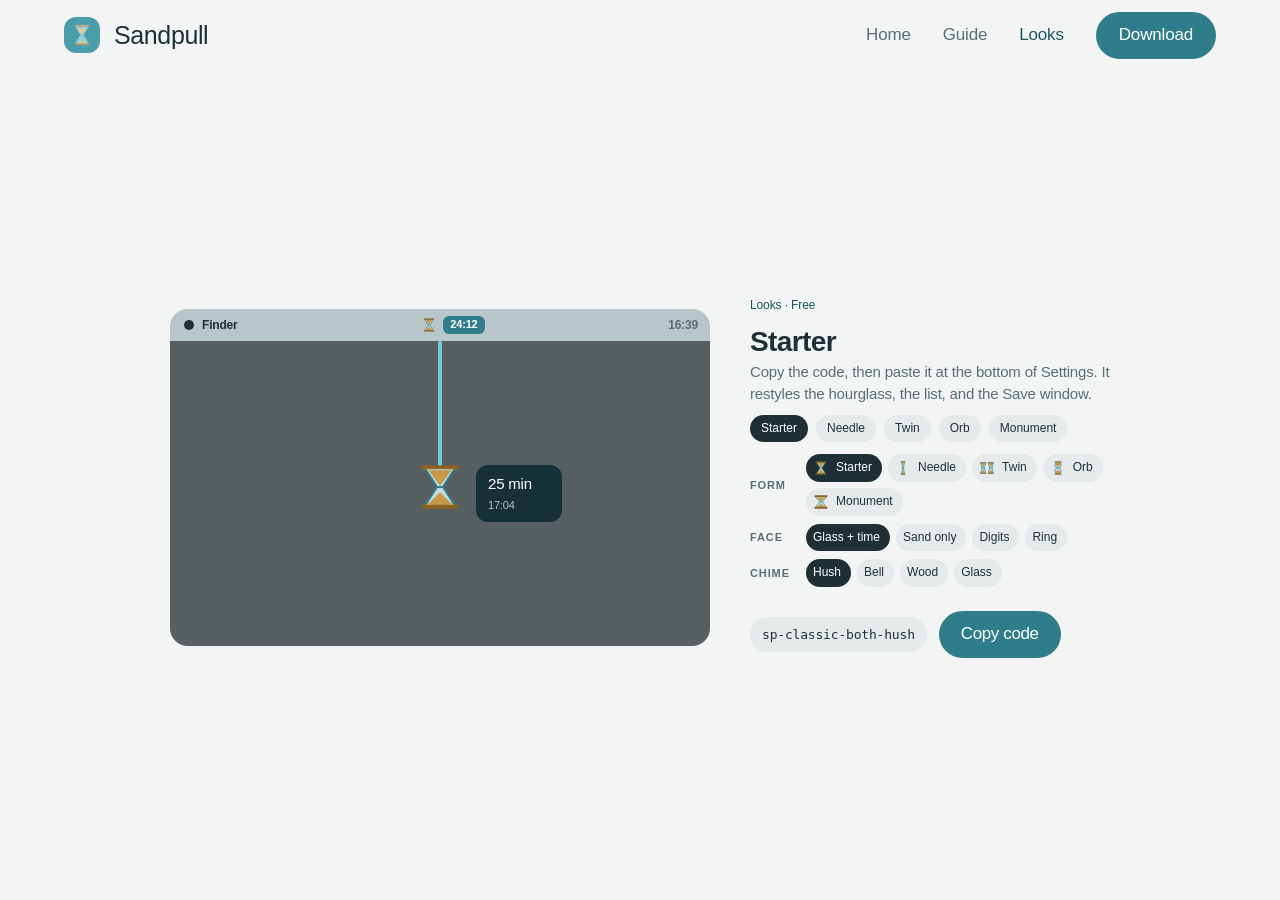
<file: store.html>
<!DOCTYPE html>
<html lang="en">
<head>
  <meta charset="utf-8">
  <meta name="viewport" content="width=device-width, initial-scale=1">
  <title>Sandpull Looks</title>
  <meta name="description" content="Free looks for Sandpull. Pick a form, face, and chime, then apply them in the Mac app.">
  <link rel="icon" href="assets/app-icon-256.png" type="image/png" sizes="256x256">
  <link rel="icon" href="assets/favicon.svg" type="image/svg+xml">
  <link rel="stylesheet" href="styles.css">
</head>
<body class="is-store">
  <header class="nav">
    <a class="brand" href="index.html">
      <img src="assets/app-icon-256.png" width="36" height="36" alt="">
      <span>Sandpull</span>
    </a>
    <nav>
      <a href="index.html">Home</a>
      <a class="keep" href="guide.html">Guide</a>
      <a class="keep" href="store.html" aria-current="page">Looks</a>
      <a href="downloads/Sandpull.dmg" class="nav-cta" download>Download</a>
    </nav>
  </header>

  <main class="store-desk">
    <div class="store-preview" id="storePreview" data-face="both" data-form="classic">
      <div class="desktop">
        <div class="menubar">
          <span class="apple" aria-hidden="true"></span>
          <span class="mb-app">Finder</span>
          <span class="mb-spacer"></span>
          <span class="status-icon" id="storeFace">
            <span class="face-ring" aria-hidden="true"></span>
            <span class="face-glass" id="storeIconGlass"></span>
            <span class="status-time">24:12</span>
          </span>
          <span class="mb-spacer"></span>
          <span class="mb-clock">16:39</span>
        </div>
        <div class="store-canvas">
          <div class="store-dim" aria-hidden="true"></div>
          <div class="store-line"></div>
          <div class="store-glass" id="storeBigGlass"></div>
          <div class="store-bubble">
            <strong>25 min</strong>
            <span>17:04</span>
          </div>
        </div>
      </div>
    </div>

    <aside class="store-panel">
      <p class="eyebrow">Looks · Free</p>
      <h1 id="lookName">Starter</h1>
      <p class="look-price">Copy the code, then paste it at the bottom of Settings. It restyles the hourglass, the list, and the Save window.</p>

      <div class="presets" id="presets"></div>

      <div class="look-row">
        <span>Form</span>
        <div class="pills" id="formChoices"></div>
      </div>
      <div class="look-row">
        <span>Face</span>
        <div class="pills" id="faceChoices"></div>
      </div>
      <div class="look-row">
        <span>Chime</span>
        <div class="pills" id="chimeChoices"></div>
      </div>

      <div class="store-buy">
        <code class="look-code" id="lookCode">sp-classic-both-hush</code>
        <button type="button" class="btn-save" id="copyCode">Copy code</button>
      </div>
      <p class="fine" id="copyDone" hidden>Copied. Paste it in Settings.</p>
    </aside>
  </main>

  <script src="store.js"></script>
</body>
</html>
</file>
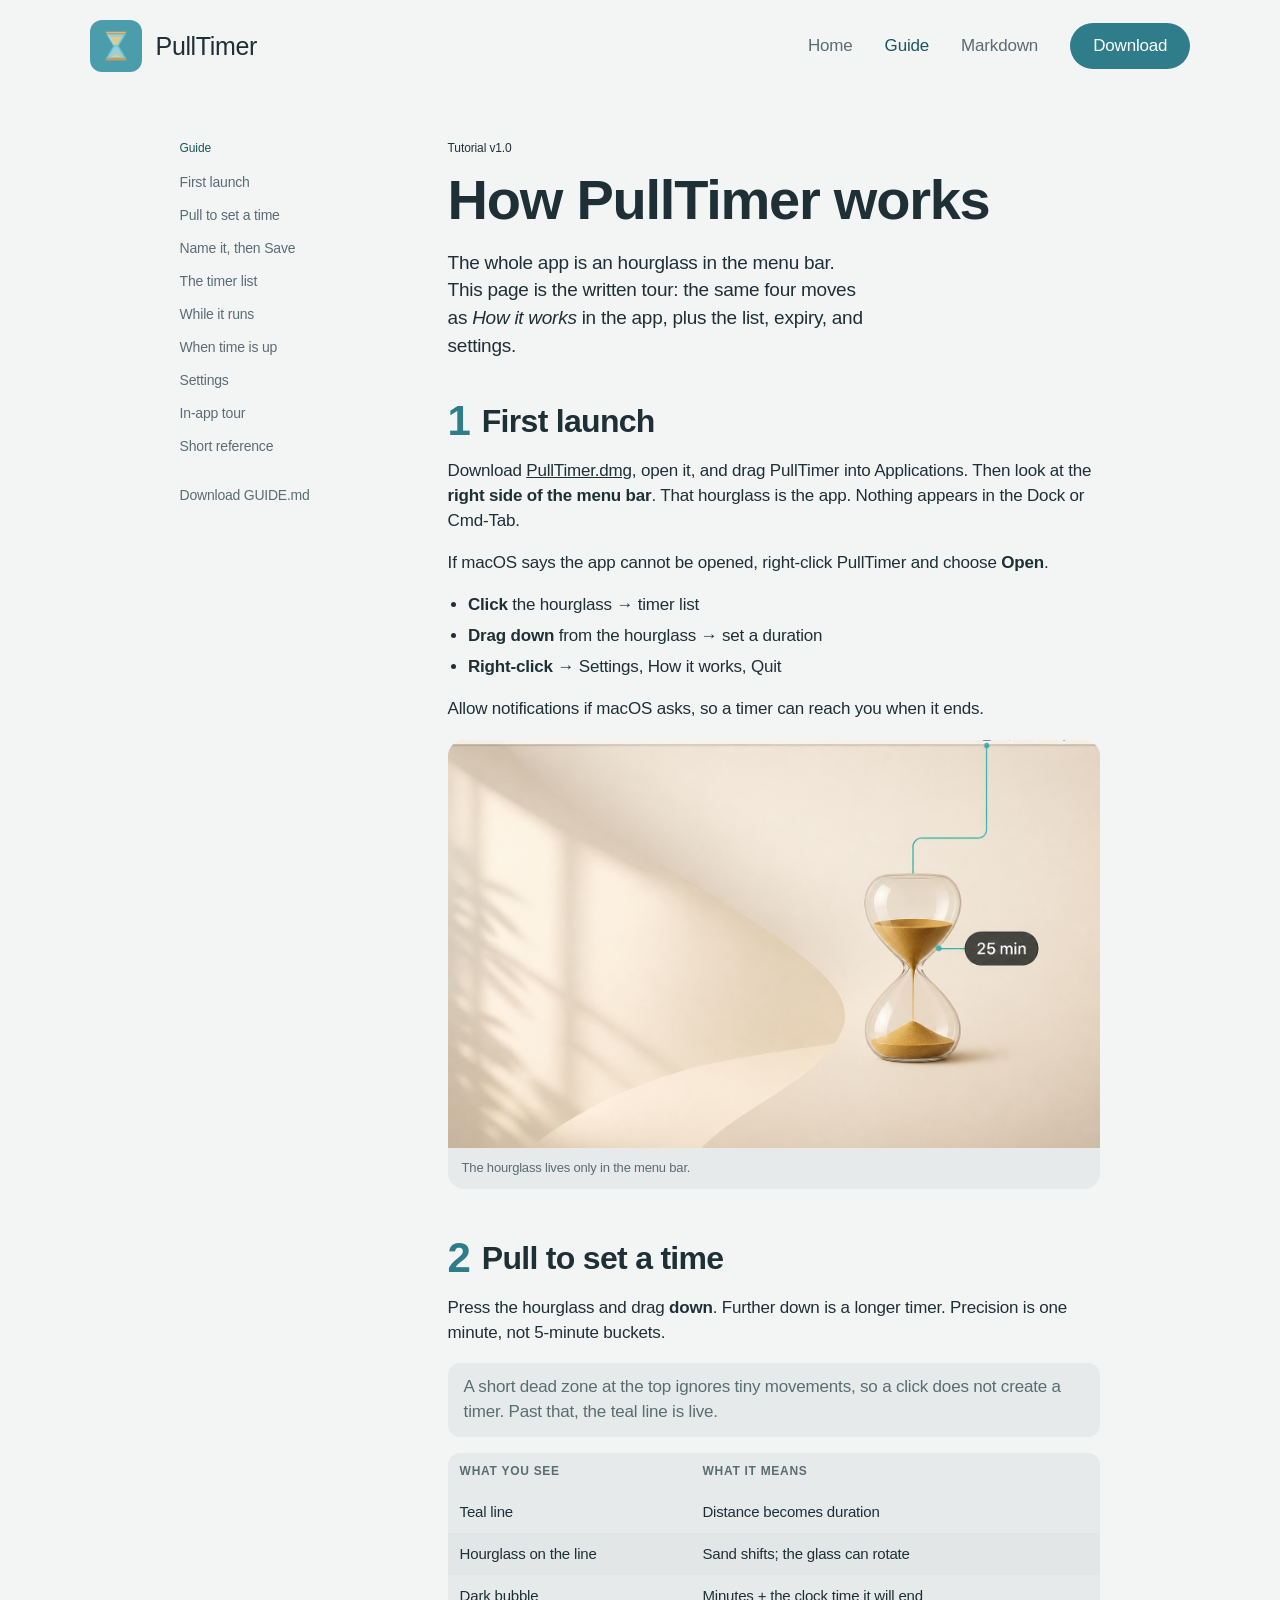
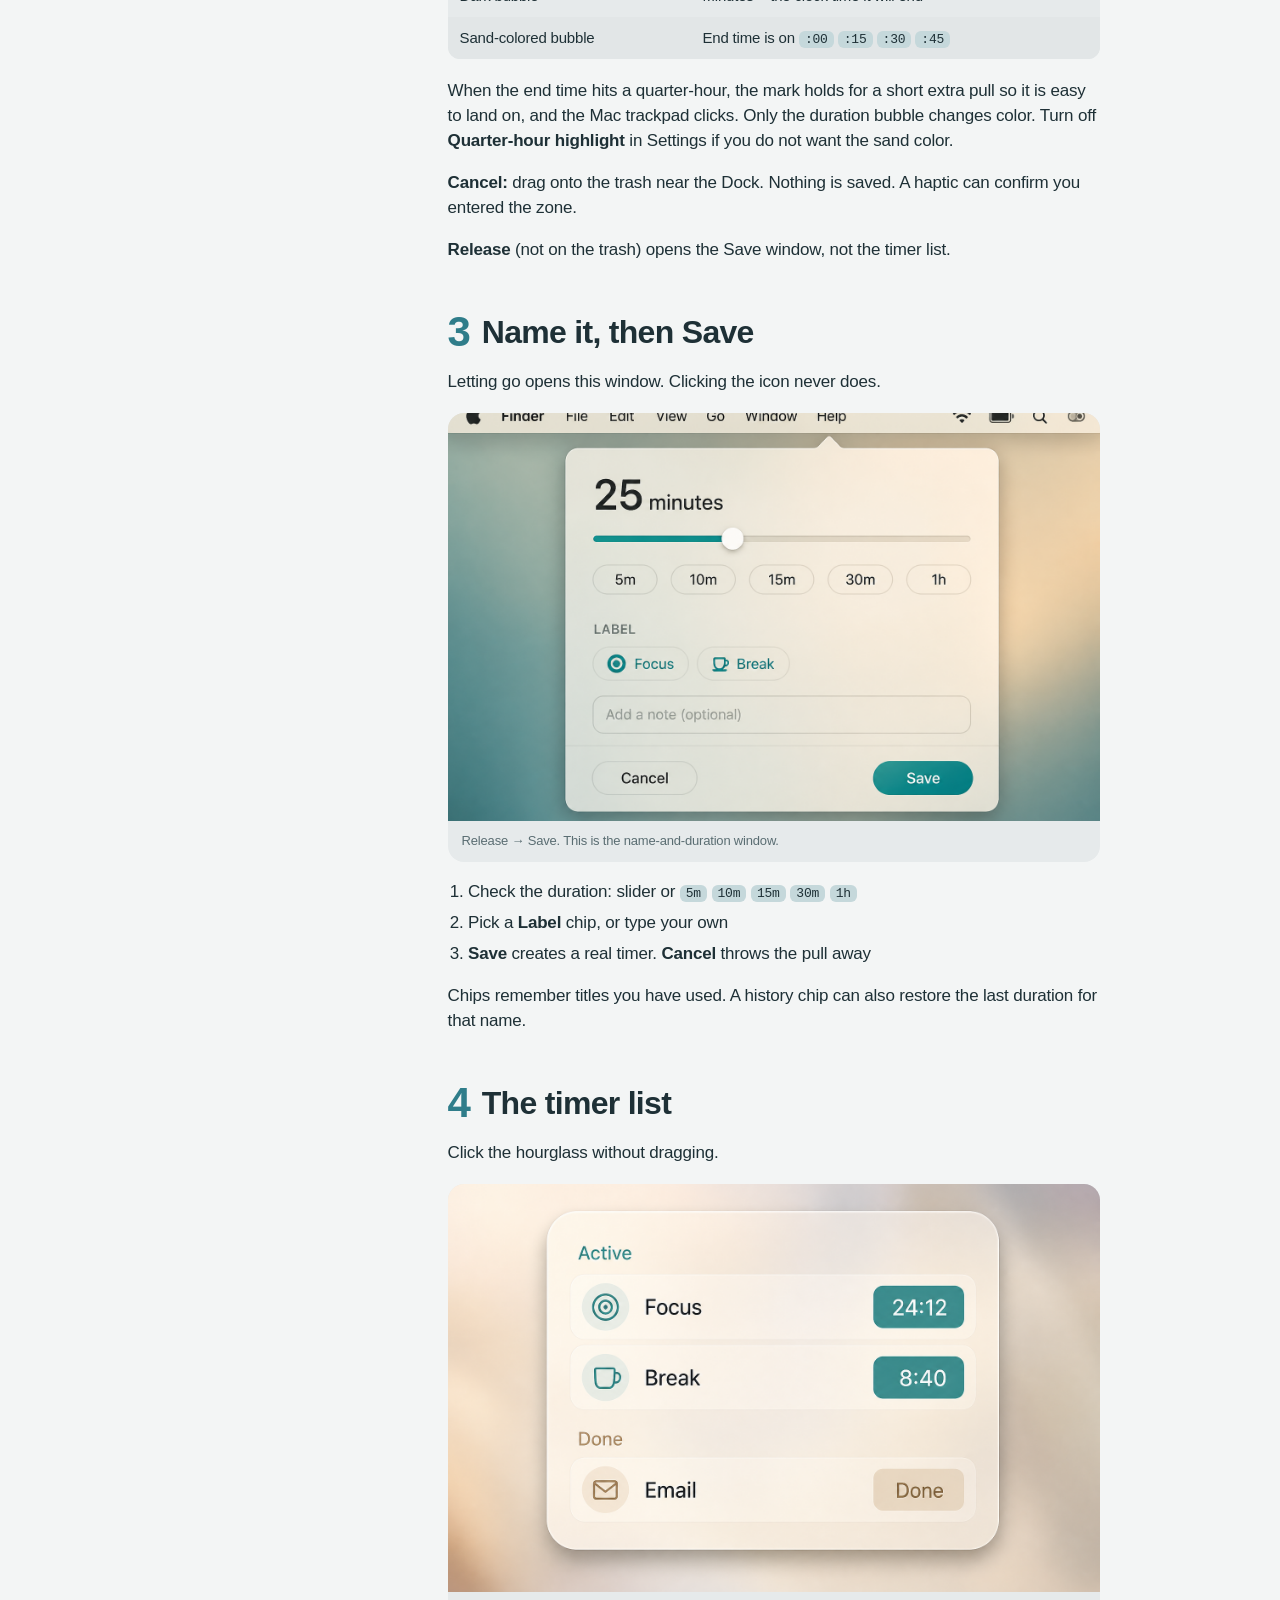
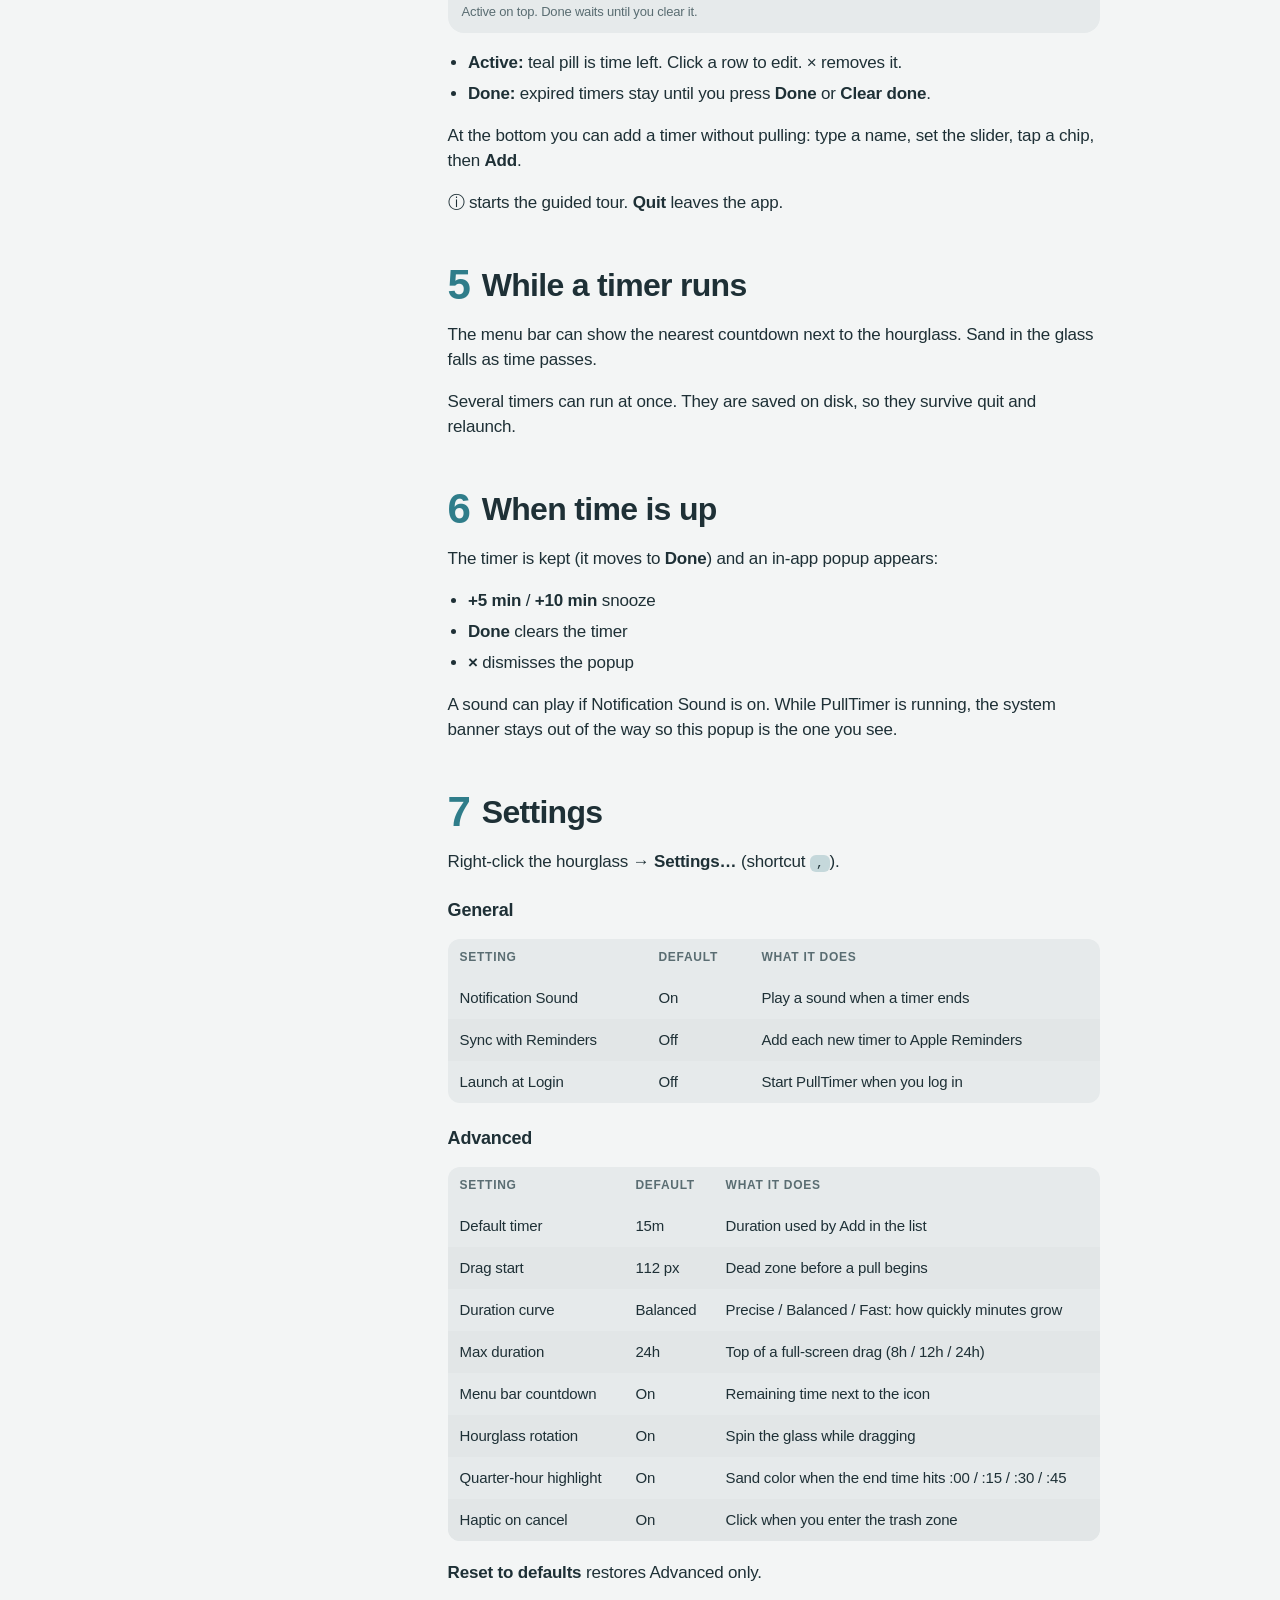
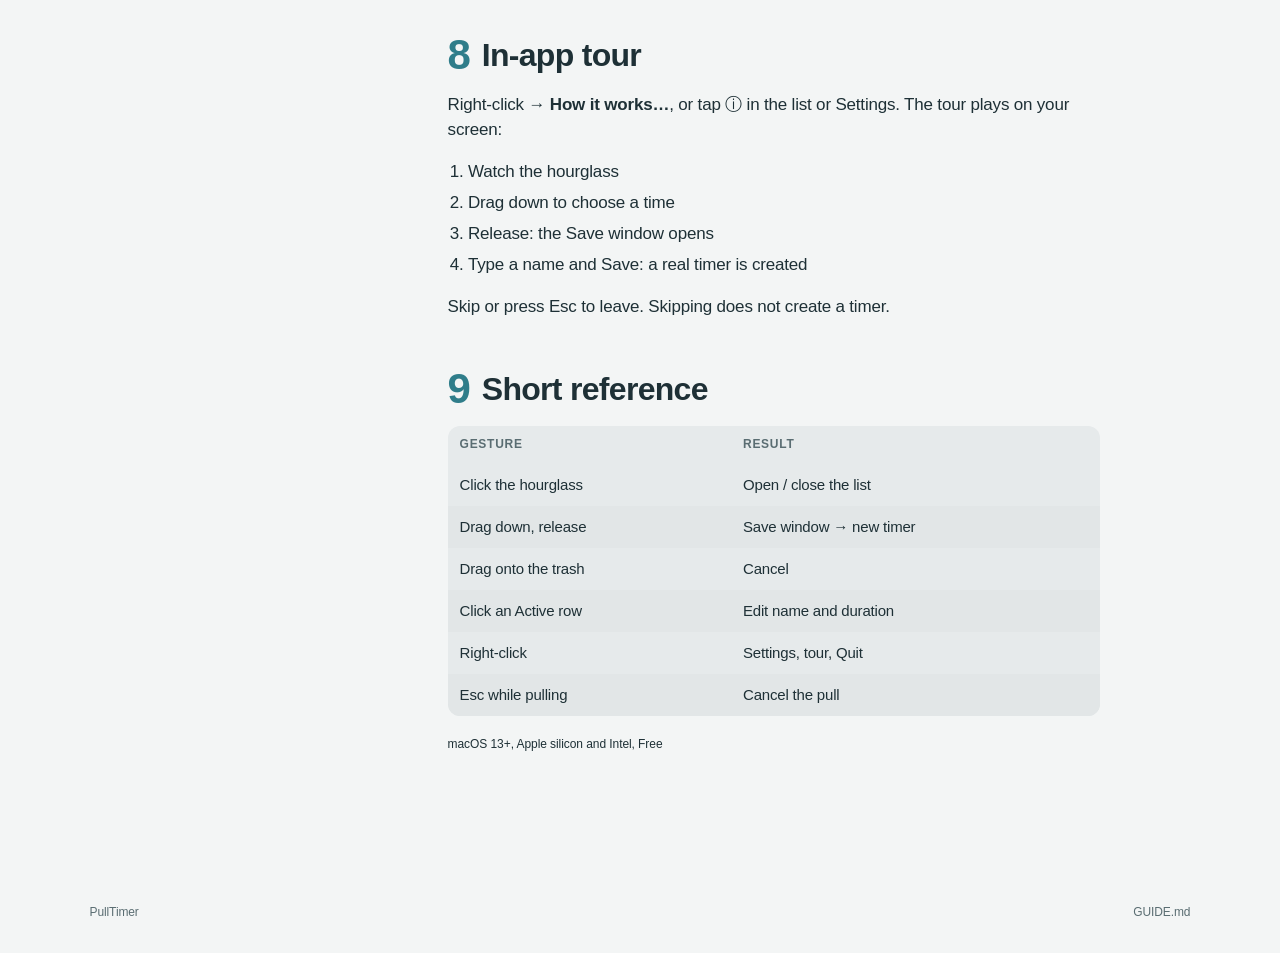
<file: website/guide.html>
<!DOCTYPE html>
<html lang="en">
<head>
  <meta charset="utf-8">
  <meta name="viewport" content="width=device-width, initial-scale=1">
  <title>PullTimer Guide: how to use the menu bar hourglass</title>
  <meta name="description" content="Tutorial for PullTimer: pull to set a time, name it, run several timers, and snooze when the sand runs out.">
  <link rel="icon" href="assets/favicon.svg" type="image/svg+xml">
  <link rel="apple-touch-icon" href="assets/app-icon-256.png">
  <link rel="stylesheet" href="styles.css">
</head>
<body class="is-guide">
  <header class="nav">
    <a class="brand" href="index.html">
      <img src="assets/app-icon-256.png" width="36" height="36" alt="">
      <span>PullTimer</span>
    </a>
    <nav>
      <a href="index.html">Home</a>
      <a class="keep" href="guide.html" aria-current="page">Guide</a>
      <a href="GUIDE.md" class="keep">Markdown</a>
      <a href="downloads/PullTimer.dmg" class="nav-cta" download>Download</a>
    </nav>
  </header>

  <div class="guide-wrap">
    <aside class="toc">
      <p class="eyebrow">Guide</p>
      <ol>
        <li><a href="#first">First launch</a></li>
        <li><a href="#pull">Pull to set a time</a></li>
        <li><a href="#save">Name it, then Save</a></li>
        <li><a href="#list">The timer list</a></li>
        <li><a href="#running">While it runs</a></li>
        <li><a href="#done">When time is up</a></li>
        <li><a href="#settings">Settings</a></li>
        <li><a href="#tour">In-app tour</a></li>
        <li><a href="#ref">Short reference</a></li>
      </ol>
      <a class="btn-quiet toc-md" href="GUIDE.md">Download GUIDE.md</a>
    </aside>

    <article class="guide">
      <header class="guide-hero">
        <p class="eyebrow">Tutorial  v1.0</p>
        <h1>How PullTimer works</h1>
        <p class="lede">The whole app is an hourglass in the menu bar. This page is the written tour: the same four moves as <em>How it works</em> in the app, plus the list, expiry, and settings.</p>
      </header>

      <section id="first">
        <h2><span class="num">1</span> First launch</h2>
        <p>Download <a href="downloads/PullTimer.dmg" download>PullTimer.dmg</a>, open it, and drag PullTimer into Applications. Then look at the <strong>right side of the menu bar</strong>. That hourglass is the app. Nothing appears in the Dock or Cmd-Tab.</p>
        <p>If macOS says the app cannot be opened, right-click PullTimer and choose <strong>Open</strong>.</p>
        <ul>
          <li><strong>Click</strong> the hourglass → timer list</li>
          <li><strong>Drag down</strong> from the hourglass → set a duration</li>
          <li><strong>Right-click</strong> → Settings, How it works, Quit</li>
        </ul>
        <p>Allow notifications if macOS asks, so a timer can reach you when it ends.</p>
        <figure class="guide-fig">
          <img src="assets/feature-drag.png" alt="Hourglass in the Mac menu bar with a teal pull line">
          <figcaption>The hourglass lives only in the menu bar.</figcaption>
        </figure>
      </section>

      <section id="pull">
        <h2><span class="num">2</span> Pull to set a time</h2>
        <p>Press the hourglass and drag <strong>down</strong>. Further down is a longer timer. Precision is one minute, not 5-minute buckets.</p>
        <div class="callout">
          <p>A short dead zone at the top ignores tiny movements, so a click does not create a timer. Past that, the teal line is live.</p>
        </div>
        <table>
          <thead>
            <tr><th>What you see</th><th>What it means</th></tr>
          </thead>
          <tbody>
            <tr><td>Teal line</td><td>Distance becomes duration</td></tr>
            <tr><td>Hourglass on the line</td><td>Sand shifts; the glass can rotate</td></tr>
            <tr><td>Dark bubble</td><td>Minutes + the clock time it will end</td></tr>
            <tr><td>Sand-colored bubble</td><td>End time is on <code>:00</code> <code>:15</code> <code>:30</code> <code>:45</code></td></tr>
          </tbody>
        </table>
        <p>When the end time hits a quarter-hour, the mark holds for a short extra pull so it is easy to land on, and the Mac trackpad clicks. Only the duration bubble changes color. Turn off <strong>Quarter-hour highlight</strong> in Settings if you do not want the sand color.</p>
        <p><strong>Cancel:</strong> drag onto the trash near the Dock. Nothing is saved. A haptic can confirm you entered the zone.</p>
        <p><strong>Release</strong> (not on the trash) opens the Save window, not the timer list.</p>
      </section>

      <section id="save">
        <h2><span class="num">3</span> Name it, then Save</h2>
        <p>Letting go opens this window. Clicking the icon never does.</p>
        <figure class="guide-fig">
          <img src="assets/feature-save.png" alt="Save window with duration, label chips, Cancel and Save">
          <figcaption>Release → Save. This is the name-and-duration window.</figcaption>
        </figure>
        <ol class="plain">
          <li>Check the duration: slider or <code>5m</code> <code>10m</code> <code>15m</code> <code>30m</code> <code>1h</code></li>
          <li>Pick a <strong>Label</strong> chip, or type your own</li>
          <li><strong>Save</strong> creates a real timer. <strong>Cancel</strong> throws the pull away</li>
        </ol>
        <p>Chips remember titles you have used. A history chip can also restore the last duration for that name.</p>
      </section>

      <section id="list">
        <h2><span class="num">4</span> The timer list</h2>
        <p>Click the hourglass without dragging.</p>
        <figure class="guide-fig">
          <img src="assets/feature-list.png" alt="Timer list with Active countdowns and Done">
          <figcaption>Active on top. Done waits until you clear it.</figcaption>
        </figure>
        <ul>
          <li><strong>Active:</strong> teal pill is time left. Click a row to edit. × removes it.</li>
          <li><strong>Done:</strong> expired timers stay until you press <strong>Done</strong> or <strong>Clear done</strong>.</li>
        </ul>
        <p>At the bottom you can add a timer without pulling: type a name, set the slider, tap a chip, then <strong>Add</strong>.</p>
        <p>ⓘ starts the guided tour. <strong>Quit</strong> leaves the app.</p>
      </section>

      <section id="running">
        <h2><span class="num">5</span> While a timer runs</h2>
        <p>The menu bar can show the nearest countdown next to the hourglass. Sand in the glass falls as time passes.</p>
        <p>Several timers can run at once. They are saved on disk, so they survive quit and relaunch.</p>
      </section>

      <section id="done">
        <h2><span class="num">6</span> When time is up</h2>
        <p>The timer is kept (it moves to <strong>Done</strong>) and an in-app popup appears:</p>
        <ul>
          <li><strong>+5 min</strong> / <strong>+10 min</strong> snooze</li>
          <li><strong>Done</strong> clears the timer</li>
          <li><strong>×</strong> dismisses the popup</li>
        </ul>
        <p>A sound can play if Notification Sound is on. While PullTimer is running, the system banner stays out of the way so this popup is the one you see.</p>
      </section>

      <section id="settings">
        <h2><span class="num">7</span> Settings</h2>
        <p>Right-click the hourglass → <strong>Settings…</strong> (shortcut <kbd>,</kbd>).</p>
        <h3>General</h3>
        <table>
          <thead><tr><th>Setting</th><th>Default</th><th>What it does</th></tr></thead>
          <tbody>
            <tr><td>Notification Sound</td><td>On</td><td>Play a sound when a timer ends</td></tr>
            <tr><td>Sync with Reminders</td><td>Off</td><td>Add each new timer to Apple Reminders</td></tr>
            <tr><td>Launch at Login</td><td>Off</td><td>Start PullTimer when you log in</td></tr>
          </tbody>
        </table>
        <h3>Advanced</h3>
        <table>
          <thead><tr><th>Setting</th><th>Default</th><th>What it does</th></tr></thead>
          <tbody>
            <tr><td>Default timer</td><td>15m</td><td>Duration used by Add in the list</td></tr>
            <tr><td>Drag start</td><td>112 px</td><td>Dead zone before a pull begins</td></tr>
            <tr><td>Duration curve</td><td>Balanced</td><td>Precise / Balanced / Fast: how quickly minutes grow</td></tr>
            <tr><td>Max duration</td><td>24h</td><td>Top of a full-screen drag (8h / 12h / 24h)</td></tr>
            <tr><td>Menu bar countdown</td><td>On</td><td>Remaining time next to the icon</td></tr>
            <tr><td>Hourglass rotation</td><td>On</td><td>Spin the glass while dragging</td></tr>
            <tr><td>Quarter-hour highlight</td><td>On</td><td>Sand color when the end time hits :00 / :15 / :30 / :45</td></tr>
            <tr><td>Haptic on cancel</td><td>On</td><td>Click when you enter the trash zone</td></tr>
          </tbody>
        </table>
        <p><strong>Reset to defaults</strong> restores Advanced only.</p>
      </section>

      <section id="tour">
        <h2><span class="num">8</span> In-app tour</h2>
        <p>Right-click → <strong>How it works…</strong>, or tap ⓘ in the list or Settings. The tour plays on your screen:</p>
        <ol class="plain">
          <li>Watch the hourglass</li>
          <li>Drag down to choose a time</li>
          <li>Release: the Save window opens</li>
          <li>Type a name and Save: a real timer is created</li>
        </ol>
        <p>Skip or press Esc to leave. Skipping does not create a timer.</p>
      </section>

      <section id="ref">
        <h2><span class="num">9</span> Short reference</h2>
        <table>
          <thead><tr><th>Gesture</th><th>Result</th></tr></thead>
          <tbody>
            <tr><td>Click the hourglass</td><td>Open / close the list</td></tr>
            <tr><td>Drag down, release</td><td>Save window → new timer</td></tr>
            <tr><td>Drag onto the trash</td><td>Cancel</td></tr>
            <tr><td>Click an Active row</td><td>Edit name and duration</td></tr>
            <tr><td>Right-click</td><td>Settings, tour, Quit</td></tr>
            <tr><td>Esc while pulling</td><td>Cancel the pull</td></tr>
          </tbody>
        </table>
        <p class="fine">macOS 13+, Apple silicon and Intel, Free</p>
      </section>
    </article>
  </div>

  <footer>
    <a href="index.html">PullTimer</a>
    <a href="GUIDE.md">GUIDE.md</a>
  </footer>
</body>
</html>
</file>
<file: styles.css>
:root {
  --accent: #2f7d8a;
  --accent-deep: #1a5560;
  --teal: #4aa3ad;
  --sand: #b8924a;
  --sand-deep: #7a5a1e;
  --cream: #f3f5f5;
  --cream-deep: #e2e6e7;
  --ink: #1e3036;
  --muted: #5a6d72;
  --panel: #e6eaeb;
  --glass: #ffffff;
  --line: #2f7d8a;
  --radius: 13px;
}

* { box-sizing: border-box; }
html { scroll-behavior: smooth; }
#try { scroll-margin-top: 20vh; }
body {
  margin: 0;
  color: var(--ink);
  font-family: "SF Pro Text", -apple-system, BlinkMacSystemFont, "Helvetica Neue", sans-serif;
  font-size: 17px;
  font-weight: 400;
  line-height: 1.47;
  letter-spacing: -0.011em;
  background: var(--cream);
  -webkit-font-smoothing: antialiased;
}
img { max-width: 100%; height: auto; display: block; }
button, input { font: inherit; }
a { color: inherit; }

.nav {
  position: sticky;
  top: 0;
  z-index: 20;
  display: flex;
  align-items: center;
  justify-content: space-between;
  padding: 20px 7vw;
  background: var(--cream);
}
.brand {
  display: flex;
  align-items: center;
  gap: 14px;
  text-decoration: none;
  font-size: 25px;
  font-weight: 510;
  letter-spacing: -0.015em;
}
.brand img { width: 52px; height: 52px; border-radius: 12px; }
.nav nav { display: flex; align-items: center; gap: 32px; }
.nav nav a {
  text-decoration: none;
  color: var(--muted);
  font-size: 17px;
  font-weight: 400;
  letter-spacing: -0.01em;
}
.nav-cta {
  background: var(--accent);
  color: #fff !important;
  padding: 11px 23px;
  border-radius: 999px;
  font-weight: 510;
}

.hero {
  display: grid;
  grid-template-columns: minmax(0, 0.82fr) minmax(0, 1.28fr);
  gap: 48px;
  align-items: center;
  padding: 72px 7vw 40px;
}
.eyebrow {
  margin: 0 0 12px;
  font-size: 12px;
  font-weight: 400;
  letter-spacing: -0.01em;
  color: var(--accent-deep);
}
h1, h2 {
  font-family: "SF Pro Display", -apple-system, BlinkMacSystemFont, "Helvetica Neue", sans-serif;
  font-weight: 600;
  letter-spacing: -0.022em;
  line-height: 1.07;
  margin: 0 0 18px;
}
h1 { font-size: clamp(40px, 4.8vw, 56px); }
h2 { font-size: clamp(28px, 3.2vw, 40px); }
.lede {
  font-size: 19px;
  font-weight: 400;
  line-height: 1.47;
  letter-spacing: -0.014em;
  color: var(--muted);
  max-width: 22em;
}
.lede a { color: var(--accent-deep); font-weight: 510; }
.hero-actions { display: flex; flex-wrap: wrap; gap: 12px; margin: 28px 0 12px; }
.fine {
  color: var(--muted);
  font-size: 12px;
  font-weight: 400;
  letter-spacing: -0.006em;
}

.btn-save {
  display: inline-flex;
  align-items: center;
  justify-content: center;
  background: var(--accent);
  color: #fff;
  text-decoration: none;
  font-size: 17px;
  font-weight: 510;
  letter-spacing: -0.022em;
  padding: 11px 22px;
  border-radius: 999px;
  border: 0;
  cursor: pointer;
}
.btn-save:hover { background: var(--accent-deep); }
.btn-save.lg { padding: 14px 28px; font-size: 17px; }
.btn-quiet {
  display: inline-flex;
  align-items: center;
  padding: 11px 16px;
  text-decoration: none;
  color: var(--muted);
  border-radius: 999px;
  font-size: 17px;
  font-weight: 400;
  letter-spacing: -0.016em;
}
.btn-quiet:hover { background: var(--panel); }

.film { margin: 0; }
.film-stage, .try-stage {
  border-radius: 18px;
  overflow: hidden;
  background: #d5e4e6;
  aspect-ratio: 16 / 9;
  min-height: 440px;
}
.desktop {
  height: 100%;
  background: #d5e4e6;
  position: relative;
  display: flex;
  flex-direction: column;
}
.menubar {
  position: relative;
  z-index: 2;
  height: 32px;
  display: flex;
  align-items: center;
  gap: 8px;
  padding: 0 12px 0 14px;
  background: #c5d2d4;
  font-size: 12px;
  font-weight: 560;
  line-height: 1;
  flex: none;
}
.menubar > * {
  display: flex;
  align-items: center;
  height: 20px;
  line-height: 1;
}
.apple {
  width: 10px;
  height: 10px;
  border-radius: 50%;
  background: var(--ink);
  flex: none;
}
.sprite {
  position: absolute;
  left: -999px;
  width: 42px;
  height: 42px;
}
.mb-spacer { flex: 1; }
.mb-clock, .hint { color: var(--muted); }
.mb-extras {
  display: flex;
  align-items: center;
  gap: 9px;
  height: 20px;
  margin-left: 4px;
}
.mb-sys {
  width: 13px;
  height: 13px;
  display: block;
  fill: none;
  stroke: var(--ink);
  stroke-width: 1.6;
  stroke-linecap: round;
  stroke-linejoin: round;
  opacity: 0.72;
}
.mb-sys .fill {
  fill: var(--ink);
  stroke: none;
}
.status-icon {
  display: inline-flex;
  align-items: center;
  gap: 6px;
  background: none;
  border: 0;
  padding: 0;
  height: 20px;
  border-radius: 6px;
}
.status-icon.live { cursor: grab; }
.status-icon.live:active { cursor: grabbing; }
.hg { width: 16px; height: 16px; display: block; flex: none; }
.hg.lg { width: 42px; height: 42px; }
.status-time {
  display: inline-flex;
  align-items: center;
  justify-content: center;
  font-variant-numeric: tabular-nums;
  font-size: 11px;
  line-height: 1;
  color: var(--accent-deep);
}
.status-time:not(:empty) {
  background: var(--accent);
  color: #fff;
  padding: 0 7px;
  height: 18px;
  border-radius: 6px;
}

.film-play, .try-canvas {
  position: relative;
  flex: 1;
  min-height: 0;
  z-index: 1;
}
.drag-dim {
  position: absolute;
  inset: 0;
  background: rgba(0, 0, 0, 0.28);
  opacity: 0;
  pointer-events: none;
  transition: opacity 0.16s ease;
}
.drag-dim.on { opacity: 1; }
.line {
  position: absolute;
  width: 3.6px;
  background: #9ef0f5;
  border-radius: 99px;
  transform-origin: top center;
  opacity: 0;
  left: 0; top: 0;
  pointer-events: none;
  z-index: 2;
  box-shadow: 0 0 0 2.2px rgba(47, 125, 138, 0.28);
}
.line.faded { opacity: 0.28 !important; }
.glass, .bubble, .cursor, .trash { position: absolute; opacity: 0; pointer-events: none; z-index: 2; }
.trash {
  left: 50%;
  bottom: 52px;
  width: 56px;
  height: 56px;
  margin-left: -28px;
  border-radius: 50%;
  display: grid;
  place-items: center;
  background: rgba(71, 117, 128, 0.96);
  outline: 2px solid #9ef0f5;
  transform: scale(1.05);
  transform-origin: center;
}
.trash svg {
  width: 22px;
  height: 22px;
  fill: none;
  stroke: #f7e0ad;
  stroke-width: 1.7;
  stroke-linecap: round;
  stroke-linejoin: round;
}
.trash.on {
  background: rgba(255, 59, 48, 0.72);
  outline-color: #ff3b30;
}
.trash.on svg {
  stroke: #ff3b30;
}
.trash.on .can { fill: #ff3b30; }
.glass {
  width: 54px; height: 54px;
  margin: -27px 0 0 -27px;
  display: grid; place-items: center;
}
.bubble {
  min-width: 86px;
  padding: 10px 14px;
  border-radius: 12px;
  background: rgba(71, 117, 128, 0.96);
  color: #fff;
  box-shadow: 0 4px 16px rgba(0, 0, 0, 0.45);
  display: flex;
  flex-direction: column;
  justify-content: center;
  gap: 3px;
}
.bubble strong {
  display: block;
  margin: 0;
  font-size: 15px;
  font-weight: 510;
  line-height: 1.15;
}
.bubble span {
  font-size: 11px;
  line-height: 1.2;
  opacity: .7;
}
.bubble.on-clock { background: rgba(107, 92, 51, 0.97); }
.cursor {
  width: 14px; height: 14px;
  border-radius: 50%;
  background: #fff;
  outline: 2px solid var(--line);
  margin: -7px 0 0 -7px;
}

.save-panel, .list-panel {
  position: absolute;
  top: 12px;
  right: 10px;
  width: 300px;
  border-radius: var(--radius);
  background: var(--glass);
  overflow: hidden;
  opacity: 0;
  z-index: 3;
  transform: translateY(-8px) scale(0.96);
  pointer-events: none;
}
.save-panel.show, .list-panel.show {
  opacity: 1;
  transform: none;
  pointer-events: auto;
  transition: 180ms ease;
}
.save-head, .save-label { padding: 16px 18px 12px; }
.spoken-block { margin: 0 0 10px; }
.spoken-block p {
  margin: 0;
  font-size: 14.4px;
  font-weight: 510;
  font-variant-numeric: tabular-nums;
  line-height: 1.25;
}
.spoken-block span { color: var(--muted); font-weight: 500; font-size: 0.94em; }
.spoken-block strong { font-weight: 510; }
.slider {
  height: 4px; border-radius: 99px;
  background: var(--panel); margin-bottom: 12px;
}
.slider i {
  display: block; height: 100%; width: 40%;
  background: var(--accent); border-radius: inherit;
}
.chips { display: flex; flex-wrap: wrap; gap: 6px; }
.chips span, .chips button {
  border: 0;
  background: var(--panel);
  color: var(--muted);
  border-radius: 999px;
  padding: 5px 8px;
  font-size: 11px;
  font-weight: 600;
  cursor: pointer;
}
.chips .on, .chips button.on {
  background: #c5d8db;
  color: var(--accent-deep);
}
.save-label p {
  margin: 0 0 8px;
  font-size: 11px;
  letter-spacing: .12em;
  text-transform: uppercase;
  color: var(--muted);
  font-weight: 650;
}
.field, .field-input {
  margin-top: 10px;
  min-height: 28px;
  border: 0;
  background: transparent;
  width: 100%;
  color: var(--ink);
}
.field { color: var(--muted); }
.caret {
  display: inline-block; width: 1px; height: 14px;
  background: var(--accent); margin-left: 1px;
  animation: blink 1s steps(1) infinite;
}
@keyframes blink { 50% { opacity: 0; } }
.save-foot {
  display: flex; justify-content: space-between; align-items: center;
  padding: 12px 14px;
  background: var(--panel);
}
.cancel {
  background: none; border: 0; color: var(--muted);
  padding: 6px 12px; border-radius: 7px; cursor: pointer;
}
.save {
  background: var(--accent); color: #fff; border: 0;
  padding: 7px 18px; border-radius: 999px; font-weight: 650; cursor: pointer;
}
.save.pulse { transform: scale(1.04); }

.list-panel { padding: 14px 0 8px; }
.list-empty {
  margin: 8px 16px 16px;
  color: var(--muted);
  font-size: 13px;
  text-align: center;
}
.list-kicker {
  margin: 0 16px 8px;
  font-size: 10px; font-weight: 700;
  letter-spacing: .12em; text-transform: uppercase; color: var(--muted);
}
.row {
  display: flex; align-items: center; gap: 8px;
  padding: 10px 16px; min-height: 54px;
}
.row b { display: block; font-size: 13px; font-weight: 560; }
.row small { display: block; color: var(--muted); font-size: 11px; margin-top: 2px; }
.list-panel .spoken-block { margin: 0; }
.list-panel .spoken-block p { font-size: 14px; }
.row .grow { flex: 1; }
.pill {
  width: 80px; height: 26px; border-radius: 999px;
  display: grid; place-items: center;
  background: #c5d8db;
  color: var(--accent-deep);
  font-size: 11px; font-weight: 550;
  font-variant-numeric: tabular-nums;
}

.film figcaption {
  display: flex;
  align-items: center;
  gap: 12px;
  margin-top: 12px;
  color: var(--muted);
  font-size: 12px;
  font-weight: 400;
  letter-spacing: -0.01em;
  line-height: 1.2;
}
.film-toggle {
  background: var(--panel);
  border: 0; border-radius: 999px;
  padding: 5px 12px; cursor: pointer; color: var(--ink);
}

.try {
  display: grid;
  grid-template-columns: minmax(0, 0.82fr) minmax(0, 1.28fr);
  gap: 48px;
  align-items: center;
  padding: 40px 7vw 80px;
}
.section-copy { max-width: 28em; }
.section-copy p {
  color: var(--muted);
  font-size: 17px;
  line-height: 1.47;
  letter-spacing: -0.014em;
}
.section-copy a { color: var(--accent-deep); font-weight: 510; }
.try-stage { width: 100%; }

.features { padding: 20px 7vw 40px; display: grid; gap: 72px; }
.feature {
  display: grid;
  grid-template-columns: 1fr 1.15fr;
  gap: 48px;
  align-items: center;
}
.feature.flip { grid-template-columns: 1.15fr 1fr; }
.feature.flip .feature-text { order: 2; }
.feature p {
  color: var(--muted);
  font-size: 17px;
  font-weight: 400;
  line-height: 1.47;
  letter-spacing: -0.014em;
  max-width: 26em;
}
.feature figure {
  margin: 0;
  border-radius: 18px;
  overflow: hidden;
  background: var(--panel);
}
.feature img { width: 100%; height: 100%; object-fit: cover; aspect-ratio: 16 / 11; }

.steps { padding: 40px 7vw 80px; }
.step-grid {
  list-style: none;
  padding: 0;
  margin: 0;
  display: grid;
  grid-template-columns: repeat(4, 1fr);
  gap: 22px;
}
.step-grid li {
  background: var(--panel);
  border-radius: 16px;
  padding: 22px 20px 26px;
}
.num {
  display: block;
  font-family: "SF Pro Display", -apple-system, BlinkMacSystemFont, "Helvetica Neue", sans-serif;
  font-size: 56px;
  font-weight: 600;
  letter-spacing: -0.028em;
  line-height: 1;
  color: var(--accent);
}
.step-grid h3 {
  margin: 8px 0 8px;
  font-size: 19px;
  font-weight: 590;
  letter-spacing: -0.02em;
}
.step-grid p {
  margin: 0;
  color: var(--muted);
  font-size: 14px;
  font-weight: 400;
  line-height: 1.47;
  letter-spacing: -0.01em;
}

.store-tease {
  display: grid;
  grid-template-columns: minmax(0, 0.9fr) minmax(0, 1.1fr);
  gap: 48px;
  align-items: center;
  padding: 20px 7vw 72px;
}
.store-tease .section-copy { max-width: 32em; }
.store-tease .btn-save { margin-top: 8px; }
.tease-looks {
  display: grid;
  grid-template-columns: repeat(3, 1fr);
  gap: 10px;
}
.tease-looks a {
  display: grid;
  gap: 10px;
  text-decoration: none;
  background: var(--panel);
  border-radius: 14px;
  padding: 16px 14px 14px;
  color: var(--ink);
}
.tease-looks i {
  display: block;
  height: 10px;
  border-radius: 99px;
  background: var(--chip);
}
.tease-looks span {
  font-size: 14px;
  font-weight: 510;
}

.download {
  text-align: center;
  padding: 20px 7vw 100px;
}
.dl-icon {
  width: 168px;
  height: 168px;
  margin: 0 auto 18px;
  border-radius: 38px;
  object-fit: cover;
}
.download p {
  color: var(--muted);
  font-size: 17px;
  line-height: 1.47;
  letter-spacing: -0.014em;
  max-width: 28em;
  margin-left: auto;
  margin-right: auto;
}
.download code {
  background: var(--panel);
  padding: 1px 6px;
  border-radius: 6px;
  font-size: 12px;
}

.store { padding: 8px 7vw 120px; }
.store-hero {
  display: grid;
  grid-template-columns: minmax(0, 1.4fr) minmax(200px, 0.6fr);
  gap: 40px;
  align-items: end;
  margin-bottom: 28px;
}
.store-hero .lede { max-width: 28em; }
.look-name {
  margin: 0 0 6px;
  font-family: "SF Pro Display", -apple-system, BlinkMacSystemFont, "Helvetica Neue", sans-serif;
  font-size: clamp(28px, 3vw, 40px);
  font-weight: 600;
  letter-spacing: -0.022em;
  line-height: 1.1;
}
.look-price { margin: 0; color: var(--muted); font-size: 15px; }
.store-stage { margin-bottom: 80px; }
.store-preview {
  --hg-glass: #c5d8db;
  --hg-stroke: #2f7d8a;
  --hg-cap: #8a6420;
  --hg-sand: #c49a4a;
  --desktop: #c8d6d8;
  --menubar: #b7c6c8;
  --bubble: #163038;
  --line: #6ad0d8;
  border-radius: 18px;
  overflow: hidden;
  min-height: 0;
}
.store-preview .desktop { background: var(--desktop); height: 100%; }
.store-preview .menubar { background: var(--menubar); }
.store-canvas { position: relative; flex: 1; min-height: 0; }
.store-dim {
  position: absolute;
  inset: 0;
  background: rgba(8, 12, 14, 0.58);
}
.store-line {
  position: absolute;
  left: 50%;
  top: 0;
  height: 48%;
  width: 4px;
  margin-left: -2px;
  background: var(--line);
  border-radius: 99px;
  z-index: 1;
}
.store-glass {
  position: absolute;
  left: 50%;
  top: 48%;
  width: 56px;
  height: 56px;
  margin: -28px 0 0 -28px;
  display: grid;
  place-items: center;
  z-index: 2;
}
.store-bubble {
  position: absolute;
  left: calc(50% + 36px);
  top: calc(48% - 22px);
  min-width: 86px;
  padding: 8px 12px;
  border-radius: 12px;
  background: var(--bubble);
  color: #fff;
  z-index: 2;
  display: flex;
  flex-direction: column;
  gap: 2px;
}
.store-bubble strong { font-size: 15px; font-weight: 510; }
.store-bubble span { font-size: 11px; opacity: 0.7; }
.store-trash {
  opacity: 1;
  transform: scale(1.05);
  z-index: 2;
  background: rgba(41, 71, 82, 0.55);
  outline-color: var(--line);
}
.store-trash svg { stroke: #fff; }
.presets {
  display: flex;
  flex-wrap: wrap;
  gap: 8px;
  margin: 18px 0 22px;
}
.preset, .swatch {
  display: inline-flex;
  align-items: center;
  gap: 8px;
  border: 0;
  background: var(--panel);
  border-radius: 999px;
  padding: 8px 14px 8px 10px;
  cursor: pointer;
  color: var(--ink);
  font-size: 14px;
  font-weight: 510;
}
.preset i, .swatch i {
  width: 14px;
  height: 14px;
  border-radius: 50%;
  background: var(--swatch, currentColor);
  flex: none;
}
.preset.on, .swatch.on {
  background: var(--ink);
  color: #fff;
}
.swatch em {
  font-style: normal;
  font-size: 11px;
  opacity: 0.62;
  font-weight: 400;
}
.store-controls {
  display: grid;
  grid-template-columns: repeat(3, minmax(0, 1fr));
  gap: 22px 28px;
}
.store-controls fieldset {
  border: 0;
  margin: 0;
  padding: 0;
}
.store-controls legend {
  font-size: 12px;
  letter-spacing: 0.08em;
  text-transform: uppercase;
  color: var(--muted);
  font-weight: 650;
  margin-bottom: 10px;
}
.choice-grid { display: grid; gap: 8px; }
.choice {
  display: grid;
  grid-template-columns: 1fr auto;
  grid-template-areas: "name tag" "blurb play";
  gap: 2px 10px;
  text-align: left;
  border: 0;
  background: var(--panel);
  border-radius: 12px;
  padding: 12px 14px;
  cursor: pointer;
  color: var(--ink);
}
.choice strong { grid-area: name; font-size: 15px; font-weight: 590; }
.choice span { grid-area: blurb; font-size: 13px; color: var(--muted); }
.choice em {
  grid-area: tag;
  font-style: normal;
  font-size: 12px;
  color: var(--muted);
}
.choice.on { background: var(--ink); color: #fff; }
.choice.on span, .choice.on em { color: rgba(255,255,255,0.7); }
.choice .play {
  grid-area: play;
  justify-self: end;
  border: 0;
  background: transparent;
  color: inherit;
  font-size: 12px;
  font-weight: 590;
  cursor: pointer;
  padding: 0;
}
.hg-form {
  width: 16px;
  height: 16px;
  display: block;
}
.store-glass .hg-form { width: 54px; height: 54px; }
.hg-form path, .hg-form circle {
  fill: var(--hg-glass, #c5d8db);
  stroke: var(--hg-stroke, #2f7d8a);
  stroke-width: 1.6;
  stroke-linejoin: round;
}
.hg-form .sand { fill: var(--hg-sand, #c49a4a); stroke: none; }
.hg-form .cap { fill: var(--hg-cap, #8a6420); stroke: none; }
.face-ring {
  display: none;
  width: 18px;
  height: 18px;
  border: 2px solid var(--line);
  border-right-color: transparent;
  border-radius: 50%;
}
.store-preview[data-face="sand"] .status-time,
.store-preview[data-face="ring"] .status-time { display: none; }
.store-preview[data-face="sand"] .face-glass .hg-form { width: 20px; height: 20px; }
.store-preview[data-face="digits"] .face-glass,
.store-preview[data-face="digits"] .face-ring { display: none; }
.store-preview[data-face="ring"] .face-ring { display: block; }
.store-preview[data-form]:not([data-form="classic"]) .store-glass {
  animation: turn 10s linear infinite;
}
@keyframes turn { to { transform: rotate(360deg); } }
.why-buy {
  display: grid;
  grid-template-columns: repeat(3, 1fr);
  gap: 22px;
  margin: 0 0 80px;
}
.why-buy article {
  background: var(--panel);
  border-radius: 16px;
  padding: 22px 20px 26px;
}
.why-buy h2 { font-size: 24px; margin-bottom: 10px; }
.why-buy p { margin: 0; color: var(--muted); font-size: 15px; }
.store-buy {
  display: flex;
  flex-wrap: wrap;
  gap: 12px;
  align-items: center;
  margin-top: 28px;
}
.store-total {
  margin: 0;
  font-size: 17px;
  font-weight: 590;
  color: var(--ink);
}
.store-packs .section-copy { margin-bottom: 8px; }
.pack-grid {
  list-style: none;
  padding: 0;
  margin: 28px 0 0;
  display: grid;
  grid-template-columns: 1.4fr 1fr 1fr 1fr;
  gap: 14px;
}
.pack-grid li {
  background: var(--panel);
  border-radius: 16px;
  padding: 22px 20px 20px;
  display: grid;
  gap: 12px;
  align-content: start;
}
.pack-grid li.featured {
  background: var(--ink);
  color: #fff;
}
.pack-grid li.featured p,
.pack-grid li.featured .store-total { color: rgba(255, 255, 255, 0.78); }
.pack-grid h3 { margin: 0; font-size: 24px; letter-spacing: -0.02em; }
.pack-grid p { margin: 0; color: var(--muted); font-size: 14px; line-height: 1.45; }
.pack-chips { display: flex; gap: 6px; flex-wrap: wrap; }
.pack-chips i {
  width: 18px;
  height: 18px;
  border-radius: 50%;
  display: block;
}
.pack-foot {
  display: flex;
  align-items: center;
  justify-content: space-between;
  gap: 12px;
  margin-top: 8px;
}
.pack-grid li.featured .btn-save { background: #fff; color: var(--ink); }
.pack-grid li.featured .btn-save:hover { background: var(--cream); }
.cart-dock {
  position: sticky;
  bottom: 16px;
  z-index: 24;
  display: flex;
  align-items: center;
  gap: 18px;
  width: min(720px, calc(100% - 14vw));
  margin: 0 auto;
  background: var(--ink);
  color: #fff;
  border-radius: 16px;
  padding: 12px 14px 12px 20px;
}
.cart-dock ul {
  list-style: none;
  padding: 0;
  margin: 0;
  flex: 1;
  display: flex;
  flex-wrap: wrap;
  gap: 8px 18px;
}
.cart-dock li {
  display: flex;
  align-items: center;
  gap: 10px;
  font-size: 14px;
}
.cart-dock .store-total { color: #fff; }
.cart-dock .cancel { color: rgba(255, 255, 255, 0.7); }
.cart-dock .btn-save { background: #fff; color: var(--ink); }
body.has-cart .store { padding-bottom: 40px; }
.checkout {
  border: 0;
  border-radius: 16px;
  padding: 28px;
  width: min(440px, 92vw);
  background: var(--cream);
}
.checkout::backdrop { background: rgba(0, 0, 0, 0.55); }
.checkout form { display: grid; gap: 12px; }
.checkout h2 { margin: 0; }
.checkout label { display: grid; gap: 6px; font-size: 13px; color: var(--muted); }
.checkout input {
  border: 0;
  background: var(--panel);
  border-radius: 10px;
  padding: 10px 12px;
  color: var(--ink);
}
.foot-links { display: flex; gap: 18px; }

.is-store {
  --hg-glass: #c5d8db;
  --hg-stroke: #2f7d8a;
  --hg-cap: #8a6420;
  --hg-sand: #c49a4a;
  height: 100vh;
  height: 100dvh;
  overflow: hidden;
  display: flex;
  flex-direction: column;
}
.is-store .nav { padding: 12px 5vw; flex: none; }
.is-store .brand img { width: 36px; height: 36px; }
.store-desk {
  flex: 1;
  min-height: 0;
  display: grid;
  grid-template-columns: minmax(0, 540px) minmax(300px, 360px);
  gap: 40px;
  align-items: center;
  justify-content: center;
  padding: 16px 6vw 32px;
}
.is-store .store-preview {
  width: min(100%, 540px, calc(58vh * 1.6));
  aspect-ratio: 16 / 10;
  height: auto;
}
.store-panel {
  display: flex;
  flex-direction: column;
  min-height: 0;
  justify-content: center;
}
.store-panel h1 {
  font-size: 28px;
  margin: 0 0 4px;
}
.look-row {
  display: grid;
  grid-template-columns: 48px 1fr;
  align-items: center;
  gap: 8px;
  margin: 0 0 8px;
}
.look-row > span {
  font-size: 11px;
  letter-spacing: 0.08em;
  text-transform: uppercase;
  color: var(--muted);
  font-weight: 650;
}
.look-code {
  font-family: ui-monospace, SFMono-Regular, Menlo, monospace;
  font-size: 13px;
  background: var(--panel);
  padding: 8px 12px;
  border-radius: 999px;
}
.is-store .presets { margin: 10px 0 12px; }
.is-store .opt { padding: 5px 10px 5px 7px; font-size: 12px; }
.is-store .preset { padding: 5px 11px; font-size: 12px; }
.pills { display: flex; flex-wrap: wrap; gap: 6px; }
.opt {
  display: inline-flex;
  align-items: center;
  gap: 7px;
  border: 0;
  background: var(--panel);
  border-radius: 999px;
  padding: 6px 12px 6px 8px;
  cursor: pointer;
  color: var(--ink);
  font-size: 13px;
  font-weight: 510;
}
.opt .hg-form { width: 16px; height: 16px; }
.opt.on { background: var(--ink); color: #fff; }
.is-store .store-buy { margin-top: 16px; }
.store-cart {
  margin-top: 14px;
  padding-top: 12px;
  display: flex;
  flex-wrap: wrap;
  align-items: center;
  gap: 10px 14px;
}
.store-cart ul {
  list-style: none;
  padding: 0;
  margin: 0;
  display: flex;
  flex-wrap: wrap;
  gap: 8px 14px;
  flex: 1;
}
.store-cart li {
  display: flex;
  gap: 8px;
  font-size: 13px;
}

footer {
  display: flex;
  justify-content: space-between;
  padding: 22px 7vw 32px;
  color: var(--muted);
  font-size: 12px;
  font-weight: 400;
  letter-spacing: -0.01em;
}
footer a { text-decoration: none; }

.guide-wrap {
  display: grid;
  grid-template-columns: 220px minmax(0, 720px);
  gap: 48px;
  max-width: 1100px;
  margin: 0 auto;
  padding: 48px 7vw 80px;
}
.toc {
  position: sticky;
  top: 80px;
  align-self: start;
}
.toc ol {
  list-style: none;
  padding: 0;
  margin: 0 0 16px;
}
.toc li { margin: 0 0 8px; }
.toc a {
  text-decoration: none;
  color: var(--muted);
  font-size: 14px;
}
.toc a:hover, .nav a[aria-current="page"] { color: var(--accent-deep); }
.toc-md { padding-left: 0; font-size: 13px; }

.guide-hero { margin-bottom: 40px; }
.guide section { margin: 0 0 48px; }
.guide h2 {
  display: flex;
  align-items: center;
  gap: 12px;
  font-size: 32px;
  margin-bottom: 14px;
}
.guide h2 .num {
  font-size: 42px;
  flex: none;
}
.guide h3 { font-size: 18px; margin: 22px 0 10px; }
.guide p, .guide li { color: var(--ink); }
.guide ul, .guide .plain { padding-left: 1.2em; }
.guide li { margin: 6px 0; }
.callout {
  background: var(--panel);
  border-radius: 12px;
  padding: 12px 16px;
  margin: 16px 0;
}
.callout p { margin: 0; color: var(--muted); }
.guide table {
  width: 100%;
  border-collapse: collapse;
  font-size: 15px;
  margin: 16px 0 20px;
  background: var(--panel);
  border-radius: 12px;
  overflow: hidden;
}
.guide th, .guide td {
  text-align: left;
  padding: 10px 12px;
  vertical-align: top;
}
.guide tr:nth-child(even) td { background: var(--cream-deep); }
.guide th { color: var(--muted); font-size: 12px; letter-spacing: .06em; text-transform: uppercase; }
.guide code, kbd {
  background: #c5d8db;
  padding: 1px 6px;
  border-radius: 6px;
  font-size: 13px;
}
.guide-fig {
  margin: 18px 0;
  border-radius: 16px;
  overflow: hidden;
  background: var(--panel);
}
.guide-fig img { width: 100%; aspect-ratio: 16 / 10; object-fit: cover; }
.guide-fig figcaption {
  padding: 10px 14px 12px;
  font-size: 13px;
  color: var(--muted);
}

@media (max-width: 900px) {
  .hero, .try, .feature, .feature.flip, .store-hero, .store-tease, .store-controls, .why-buy, .store-desk { grid-template-columns: 1fr; }
  .is-store { height: auto; overflow: auto; }
  .is-store .store-preview,
  .store-preview { min-height: 220px; width: 100%; }
  .feature.flip .feature-text { order: 0; }
  .step-grid { grid-template-columns: 1fr 1fr; }
  .pack-grid { grid-template-columns: 1fr 1fr; }
  .pack-grid li.featured { grid-column: 1 / -1; }
  .nav nav a:not(.nav-cta):not(.keep) { display: none; }
  .save-panel, .list-panel { right: 10px; left: 10px; width: auto; }
  .guide-wrap { grid-template-columns: 1fr; }
  .toc { position: static; }
}
@media (max-width: 560px) {
  .step-grid, .pack-grid, .tease-looks { grid-template-columns: 1fr; }
  .cart-dock { flex-direction: column; align-items: stretch; width: calc(100% - 24px); }
  h1 { font-size: 36px; }
}

@media print {
  .nav, .toc, footer { display: none; }
  .guide-wrap { display: block; padding: 0; }
}

@media (prefers-reduced-motion: reduce) {
  .caret { animation: none; }
  .store-preview .store-glass { animation: none; }
  html { scroll-behavior: auto; }
}
</file>
<file: website/styles.css>
:root {
  --accent: #2f7d8a;
  --accent-deep: #1a5560;
  --teal: #4aa3ad;
  --sand: #b8924a;
  --sand-deep: #7a5a1e;
  --cream: #f3f5f5;
  --cream-deep: #e2e6e7;
  --ink: #1e3036;
  --muted: #5a6d72;
  --panel: #e6eaeb;
  --glass: #ffffff;
  --line: #2f7d8a;
  --radius: 13px;
}

* { box-sizing: border-box; }
html { scroll-behavior: smooth; }
#try { scroll-margin-top: 20vh; }
body {
  margin: 0;
  color: var(--ink);
  font-family: "SF Pro Text", -apple-system, BlinkMacSystemFont, "Helvetica Neue", sans-serif;
  font-size: 17px;
  font-weight: 400;
  line-height: 1.47;
  letter-spacing: -0.011em;
  background: var(--cream);
  -webkit-font-smoothing: antialiased;
}
img { max-width: 100%; height: auto; display: block; }
button, input { font: inherit; }
a { color: inherit; }

.nav {
  position: sticky;
  top: 0;
  z-index: 20;
  display: flex;
  align-items: center;
  justify-content: space-between;
  padding: 20px 7vw;
  background: var(--cream);
}
.brand {
  display: flex;
  align-items: center;
  gap: 14px;
  text-decoration: none;
  font-size: 25px;
  font-weight: 510;
  letter-spacing: -0.015em;
}
.brand img { width: 52px; height: 52px; border-radius: 12px; }
.nav nav { display: flex; align-items: center; gap: 32px; }
.nav nav a {
  text-decoration: none;
  color: var(--muted);
  font-size: 17px;
  font-weight: 400;
  letter-spacing: -0.01em;
}
.nav-cta {
  background: var(--accent);
  color: #fff !important;
  padding: 11px 23px;
  border-radius: 999px;
  font-weight: 510;
}

.hero {
  display: grid;
  grid-template-columns: minmax(0, 0.82fr) minmax(0, 1.28fr);
  gap: 48px;
  align-items: center;
  padding: 72px 7vw 40px;
}
.eyebrow {
  margin: 0 0 12px;
  font-size: 12px;
  font-weight: 400;
  letter-spacing: -0.01em;
  color: var(--accent-deep);
}
h1, h2 {
  font-family: "SF Pro Display", -apple-system, BlinkMacSystemFont, "Helvetica Neue", sans-serif;
  font-weight: 600;
  letter-spacing: -0.022em;
  line-height: 1.07;
  margin: 0 0 18px;
}
h1 { font-size: clamp(40px, 4.8vw, 56px); }
h2 { font-size: clamp(28px, 3.2vw, 40px); }
.lede {
  font-size: 19px;
  font-weight: 400;
  line-height: 1.47;
  letter-spacing: -0.014em;
  color: var(--muted);
  max-width: 22em;
}
.hero-actions { display: flex; flex-wrap: wrap; gap: 12px; margin: 28px 0 12px; }
.fine {
  color: var(--muted);
  font-size: 12px;
  font-weight: 400;
  letter-spacing: -0.006em;
}

.btn-save {
  display: inline-flex;
  align-items: center;
  justify-content: center;
  background: var(--accent);
  color: #fff;
  text-decoration: none;
  font-size: 17px;
  font-weight: 510;
  letter-spacing: -0.022em;
  padding: 11px 22px;
  border-radius: 999px;
  border: 0;
  cursor: pointer;
}
.btn-save:hover { background: var(--accent-deep); }
.btn-save.lg { padding: 14px 28px; font-size: 17px; }
.btn-quiet {
  display: inline-flex;
  align-items: center;
  padding: 11px 16px;
  text-decoration: none;
  color: var(--muted);
  border-radius: 999px;
  font-size: 17px;
  font-weight: 400;
  letter-spacing: -0.016em;
}
.btn-quiet:hover { background: var(--panel); }

.film { margin: 0; }
.film-stage, .try-stage {
  border-radius: 18px;
  overflow: hidden;
  background: #d5e4e6;
  aspect-ratio: 16 / 9;
  min-height: 440px;
}
.desktop {
  height: 100%;
  background: #d5e4e6;
  position: relative;
  display: flex;
  flex-direction: column;
}
.menubar {
  position: relative;
  z-index: 2;
  height: 32px;
  display: flex;
  align-items: center;
  gap: 8px;
  padding: 0 12px 0 14px;
  background: #c5d2d4;
  font-size: 12px;
  font-weight: 560;
  line-height: 1;
  flex: none;
}
.menubar > * {
  display: flex;
  align-items: center;
  height: 20px;
  line-height: 1;
}
.apple {
  width: 10px;
  height: 10px;
  border-radius: 50%;
  background: var(--ink);
  flex: none;
}
.sprite {
  position: absolute;
  left: -999px;
  width: 42px;
  height: 42px;
}
.mb-spacer { flex: 1; }
.mb-clock, .hint { color: var(--muted); }
.mb-extras {
  display: flex;
  align-items: center;
  gap: 9px;
  height: 20px;
  margin-left: 4px;
}
.mb-sys {
  width: 13px;
  height: 13px;
  display: block;
  fill: none;
  stroke: var(--ink);
  stroke-width: 1.6;
  stroke-linecap: round;
  stroke-linejoin: round;
  opacity: 0.72;
}
.mb-sys .fill {
  fill: var(--ink);
  stroke: none;
}
.status-icon {
  display: inline-flex;
  align-items: center;
  gap: 6px;
  background: none;
  border: 0;
  padding: 0;
  height: 20px;
  border-radius: 6px;
}
.status-icon.live { cursor: grab; }
.status-icon.live:active { cursor: grabbing; }
.hg { width: 16px; height: 16px; display: block; flex: none; }
.hg.lg { width: 42px; height: 42px; }
.status-time {
  display: inline-flex;
  align-items: center;
  justify-content: center;
  font-variant-numeric: tabular-nums;
  font-size: 11px;
  line-height: 1;
  color: var(--accent-deep);
}
.status-time:not(:empty) {
  background: var(--accent);
  color: #fff;
  padding: 0 7px;
  height: 18px;
  border-radius: 6px;
}

.film-play, .try-canvas {
  position: relative;
  flex: 1;
  min-height: 0;
  z-index: 1;
}
.line {
  position: absolute;
  width: 4px;
  background: var(--line);
  border-radius: 99px;
  transform-origin: top center;
  opacity: 0;
  left: 0; top: 0;
  pointer-events: none;
}
.line.faded { opacity: 0.28 !important; }
.glass, .bubble, .cursor, .trash { position: absolute; opacity: 0; pointer-events: none; }
.trash {
  left: 50%;
  bottom: 52px;
  width: 56px;
  height: 56px;
  margin-left: -28px;
  border-radius: 50%;
  display: grid;
  place-items: center;
  background: rgba(41, 71, 82, 0.35);
  outline: 1px solid rgba(47, 125, 138, 0.35);
  transform: scale(0.7);
  transform-origin: center;
}
.trash svg {
  width: 22px;
  height: 22px;
  fill: none;
  stroke: #f7e0ad;
  stroke-width: 1.7;
  stroke-linecap: round;
  stroke-linejoin: round;
}
.trash.on {
  background: rgba(255, 59, 48, 0.22);
  outline-color: rgba(255, 59, 48, 0.5);
}
.trash.on svg {
  stroke: #ff3b30;
}
.trash.on .can { fill: #ff3b30; }
.glass {
  width: 54px; height: 54px;
  margin: -27px 0 0 -27px;
  display: grid; place-items: center;
}
.bubble {
  min-width: 86px;
  padding: 8px 12px;
  border-radius: 12px;
  background: var(--ink);
  color: #fff;
  transform: translate(18px, -10px);
  display: flex;
  flex-direction: column;
  justify-content: center;
  gap: 2px;
}
.bubble strong {
  display: block;
  margin: 0;
  font-size: 15px;
  font-weight: 510;
  line-height: 1.15;
}
.bubble span {
  font-size: 11px;
  line-height: 1.2;
  opacity: .7;
}
.bubble.on-clock { background: var(--sand-deep); }
.cursor {
  width: 14px; height: 14px;
  border-radius: 50%;
  background: #fff;
  outline: 2px solid var(--line);
  margin: -7px 0 0 -7px;
}

.save-panel, .list-panel {
  position: absolute;
  top: 12px;
  right: 10px;
  width: 300px;
  border-radius: var(--radius);
  background: var(--glass);
  overflow: hidden;
  opacity: 0;
  transform: translateY(-8px) scale(0.96);
  pointer-events: none;
}
.save-panel.show, .list-panel.show {
  opacity: 1;
  transform: none;
  pointer-events: auto;
  transition: 180ms ease;
}
.save-head, .save-label { padding: 16px 18px 12px; }
.save-head h3 { font-size: 18px; margin: 0 0 6px; }
.save-meta {
  display: flex; justify-content: space-between;
  font-size: 12px; color: var(--muted); margin-bottom: 8px;
}
.slider {
  height: 4px; border-radius: 99px;
  background: var(--panel); margin-bottom: 12px;
}
.slider i {
  display: block; height: 100%; width: 40%;
  background: var(--accent); border-radius: inherit;
}
.chips { display: flex; flex-wrap: wrap; gap: 6px; }
.chips span, .chips button {
  border: 0;
  background: var(--panel);
  color: var(--muted);
  border-radius: 999px;
  padding: 5px 8px;
  font-size: 11px;
  font-weight: 600;
  cursor: pointer;
}
.chips .on, .chips button.on {
  background: #c5d8db;
  color: var(--accent-deep);
}
.save-label p {
  margin: 0 0 8px;
  font-size: 11px;
  letter-spacing: .12em;
  text-transform: uppercase;
  color: var(--muted);
  font-weight: 650;
}
.field, .field-input {
  margin-top: 10px;
  min-height: 28px;
  border: 0;
  background: transparent;
  width: 100%;
  color: var(--ink);
}
.field { color: var(--muted); }
.caret {
  display: inline-block; width: 1px; height: 14px;
  background: var(--accent); margin-left: 1px;
  animation: blink 1s steps(1) infinite;
}
@keyframes blink { 50% { opacity: 0; } }
.save-foot {
  display: flex; justify-content: space-between; align-items: center;
  padding: 12px 14px;
  background: var(--panel);
}
.cancel {
  background: none; border: 0; color: var(--muted);
  padding: 6px 12px; border-radius: 7px; cursor: pointer;
}
.save {
  background: var(--accent); color: #fff; border: 0;
  padding: 7px 18px; border-radius: 999px; font-weight: 650; cursor: pointer;
}
.save.pulse { transform: scale(1.04); }

.list-panel { padding: 14px 0 8px; }
.list-empty {
  margin: 8px 16px 16px;
  color: var(--muted);
  font-size: 13px;
  text-align: center;
}
.list-kicker {
  margin: 0 16px 8px;
  font-size: 10px; font-weight: 700;
  letter-spacing: .12em; text-transform: uppercase; color: var(--muted);
}
.row {
  display: flex; align-items: center; gap: 8px;
  padding: 10px 16px; min-height: 54px;
}
.row b { display: block; font-size: 13px; font-weight: 560; }
.row small { color: var(--muted); font-size: 11px; }
.row .grow { flex: 1; }
.pill {
  width: 80px; height: 26px; border-radius: 999px;
  display: grid; place-items: center;
  background: #c5d8db;
  color: var(--accent-deep);
  font-size: 11px; font-weight: 550;
  font-variant-numeric: tabular-nums;
}

.film figcaption {
  display: flex;
  align-items: center;
  gap: 12px;
  margin-top: 12px;
  color: var(--muted);
  font-size: 12px;
  font-weight: 400;
  letter-spacing: -0.01em;
  line-height: 1.2;
}
.film-toggle {
  background: var(--panel);
  border: 0; border-radius: 999px;
  padding: 5px 12px; cursor: pointer; color: var(--ink);
}

.try {
  display: grid;
  grid-template-columns: minmax(0, 0.82fr) minmax(0, 1.28fr);
  gap: 48px;
  align-items: center;
  padding: 40px 7vw 80px;
}
.section-copy { max-width: 28em; }
.section-copy p {
  color: var(--muted);
  font-size: 17px;
  line-height: 1.47;
  letter-spacing: -0.014em;
}
.section-copy a { color: var(--accent-deep); font-weight: 510; }
.try-stage { width: 100%; }

.features { padding: 20px 7vw 40px; display: grid; gap: 72px; }
.feature {
  display: grid;
  grid-template-columns: 1fr 1.15fr;
  gap: 48px;
  align-items: center;
}
.feature.flip { grid-template-columns: 1.15fr 1fr; }
.feature.flip .feature-text { order: 2; }
.feature p {
  color: var(--muted);
  font-size: 17px;
  font-weight: 400;
  line-height: 1.47;
  letter-spacing: -0.014em;
  max-width: 26em;
}
.feature figure {
  margin: 0;
  border-radius: 18px;
  overflow: hidden;
  background: var(--panel);
}
.feature img { width: 100%; height: 100%; object-fit: cover; aspect-ratio: 16 / 11; }

.steps { padding: 40px 7vw 80px; }
.step-grid {
  list-style: none;
  padding: 0;
  margin: 0;
  display: grid;
  grid-template-columns: repeat(4, 1fr);
  gap: 22px;
}
.step-grid li {
  background: var(--panel);
  border-radius: 16px;
  padding: 22px 20px 26px;
}
.num {
  display: block;
  font-family: "SF Pro Display", -apple-system, BlinkMacSystemFont, "Helvetica Neue", sans-serif;
  font-size: 56px;
  font-weight: 600;
  letter-spacing: -0.028em;
  line-height: 1;
  color: var(--accent);
}
.step-grid h3 {
  margin: 8px 0 8px;
  font-size: 19px;
  font-weight: 590;
  letter-spacing: -0.02em;
}
.step-grid p {
  margin: 0;
  color: var(--muted);
  font-size: 14px;
  font-weight: 400;
  line-height: 1.47;
  letter-spacing: -0.01em;
}

.still { padding: 0 7vw 80px; }
.still img {
  width: 100%;
  border-radius: 22px;
  aspect-ratio: 16 / 8;
  object-fit: cover;
}

.download {
  text-align: center;
  padding: 20px 7vw 100px;
}
.dl-icon {
  width: 168px;
  height: 168px;
  margin: 0 auto 18px;
  border-radius: 38px;
  object-fit: cover;
}
.download p {
  color: var(--muted);
  font-size: 17px;
  line-height: 1.47;
  letter-spacing: -0.014em;
  max-width: 28em;
  margin-left: auto;
  margin-right: auto;
}
.download code {
  background: var(--panel);
  padding: 1px 6px;
  border-radius: 6px;
  font-size: 12px;
}

footer {
  display: flex;
  justify-content: space-between;
  padding: 22px 7vw 32px;
  color: var(--muted);
  font-size: 12px;
  font-weight: 400;
  letter-spacing: -0.01em;
}
footer a { text-decoration: none; }

.guide-wrap {
  display: grid;
  grid-template-columns: 220px minmax(0, 720px);
  gap: 48px;
  max-width: 1100px;
  margin: 0 auto;
  padding: 48px 7vw 80px;
}
.toc {
  position: sticky;
  top: 80px;
  align-self: start;
}
.toc ol {
  list-style: none;
  padding: 0;
  margin: 0 0 16px;
}
.toc li { margin: 0 0 8px; }
.toc a {
  text-decoration: none;
  color: var(--muted);
  font-size: 14px;
}
.toc a:hover, .nav a[aria-current="page"] { color: var(--accent-deep); }
.toc-md { padding-left: 0; font-size: 13px; }

.guide-hero { margin-bottom: 40px; }
.guide section { margin: 0 0 48px; }
.guide h2 {
  display: flex;
  align-items: center;
  gap: 12px;
  font-size: 32px;
  margin-bottom: 14px;
}
.guide h2 .num {
  font-size: 42px;
  flex: none;
}
.guide h3 { font-size: 18px; margin: 22px 0 10px; }
.guide p, .guide li { color: var(--ink); }
.guide ul, .guide .plain { padding-left: 1.2em; }
.guide li { margin: 6px 0; }
.callout {
  background: var(--panel);
  border-radius: 12px;
  padding: 12px 16px;
  margin: 16px 0;
}
.callout p { margin: 0; color: var(--muted); }
.guide table {
  width: 100%;
  border-collapse: collapse;
  font-size: 15px;
  margin: 16px 0 20px;
  background: var(--panel);
  border-radius: 12px;
  overflow: hidden;
}
.guide th, .guide td {
  text-align: left;
  padding: 10px 12px;
  vertical-align: top;
}
.guide tr:nth-child(even) td { background: var(--cream-deep); }
.guide th { color: var(--muted); font-size: 12px; letter-spacing: .06em; text-transform: uppercase; }
.guide code, kbd {
  background: #c5d8db;
  padding: 1px 6px;
  border-radius: 6px;
  font-size: 13px;
}
.guide-fig {
  margin: 18px 0;
  border-radius: 16px;
  overflow: hidden;
  background: var(--panel);
}
.guide-fig img { width: 100%; aspect-ratio: 16 / 10; object-fit: cover; }
.guide-fig figcaption {
  padding: 10px 14px 12px;
  font-size: 13px;
  color: var(--muted);
}

@media (max-width: 900px) {
  .hero, .try, .feature, .feature.flip { grid-template-columns: 1fr; }
  .feature.flip .feature-text { order: 0; }
  .step-grid { grid-template-columns: 1fr 1fr; }
  .nav nav a:not(.nav-cta):not(.keep) { display: none; }
  .save-panel, .list-panel { right: 10px; left: 10px; width: auto; }
  .guide-wrap { grid-template-columns: 1fr; }
  .toc { position: static; }
}
@media (max-width: 560px) {
  .step-grid { grid-template-columns: 1fr; }
  h1 { font-size: 36px; }
}

@media print {
  .nav, .toc, footer { display: none; }
  .guide-wrap { display: block; padding: 0; }
}

@media (prefers-reduced-motion: reduce) {
  .caret { animation: none; }
  html { scroll-behavior: auto; }
}
</file>
